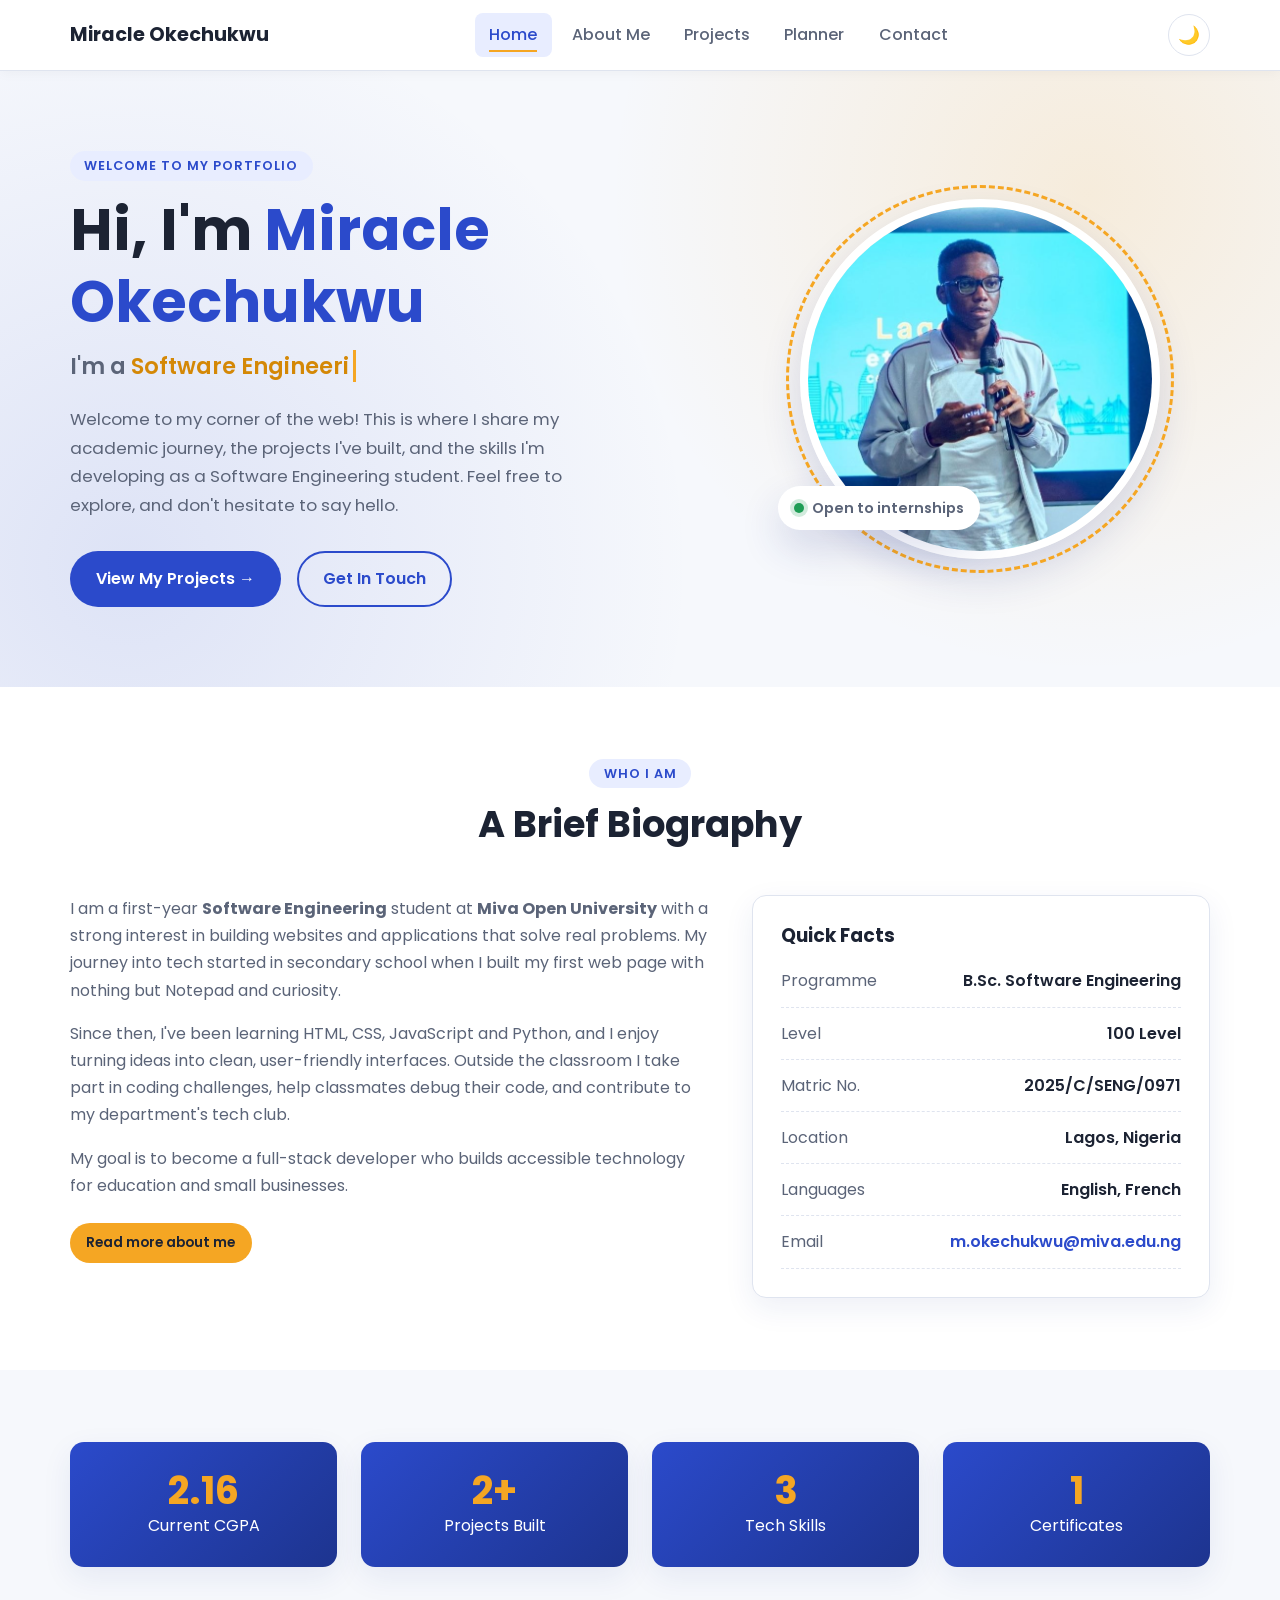
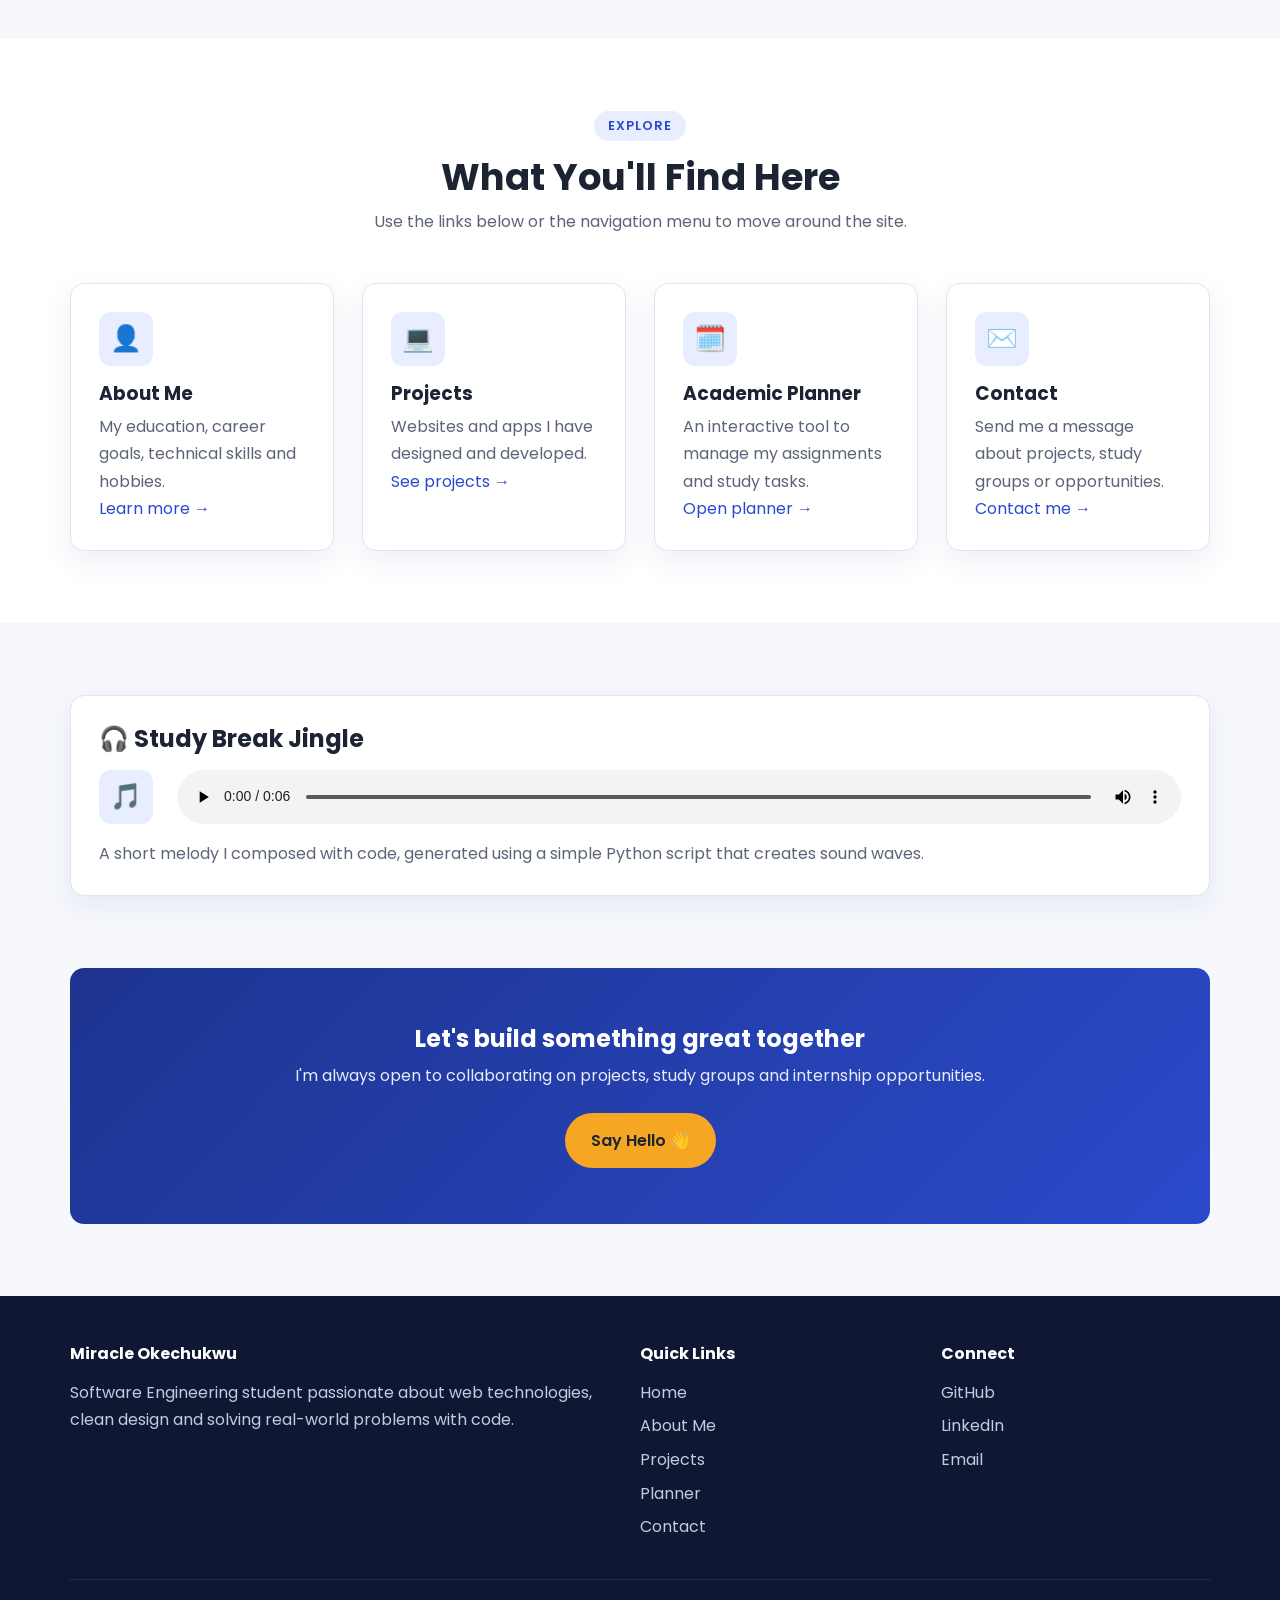
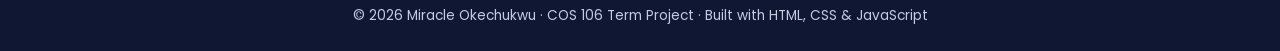
<file: index.html>
<!DOCTYPE html>
<html lang="en">
<head>
  <meta charset="UTF-8">
  <meta name="viewport" content="width=device-width, initial-scale=1.0">
  <meta name="description" content="Personal academic portfolio of Miracle Okechukwu, Software Engineering student.">
  <title>Home | Miracle Okechukwu – Student Portfolio</title>
  <link rel="preconnect" href="https://fonts.googleapis.com">
  <link rel="stylesheet" href="https://fonts.googleapis.com/css2?family=Poppins:wght@400;500;600;700&display=swap">
  <link rel="stylesheet" href="css/style.css">
  <link rel="icon" href="images/profile.jpeg" type="image/jpeg">
</head>
<body>
  <a href="#main" class="skip-link">Skip to main content</a>

  <!-- ===== Header & Navigation ===== -->
  <header class="site-header">
    <nav class="nav-bar container" aria-label="Main navigation">
      <a href="index.html" class="logo">
        <span class="logo-text">Miracle Okechukwu</span>
      </a>
      <ul class="nav-links" id="navLinks">
        <li><a href="index.html">Home</a></li>
        <li><a href="about.html">About Me</a></li>
        <li><a href="projects.html">Projects</a></li>
        <li><a href="planner.html">Planner</a></li>
        <li><a href="contact.html">Contact</a></li>
      </ul>
      <div class="nav-actions">
        <button class="icon-btn" id="themeToggle" type="button" aria-label="Switch to dark mode">🌙</button>
        <button class="menu-toggle" type="button" aria-label="Open menu" aria-controls="navLinks" aria-expanded="false">
          <span></span><span></span><span></span>
        </button>
      </div>
    </nav>
  </header>

  <main id="main">
    <!-- ===== Hero: name, photo, welcome message ===== -->
    <section class="hero" aria-labelledby="hero-title">
      <div class="container hero-inner">
        <div class="hero-text">
          <span class="eyebrow">Welcome to my portfolio</span>
          <h1 id="hero-title">Hi, I'm <span class="highlight">Miracle Okechukwu</span></h1>
          <p class="typed-line">I'm a <span class="typed-text"></span></p>
          <p class="lead">
            Welcome to my corner of the web! This is where I share my academic journey,
            the projects I've built, and the skills I'm developing as a Software Engineering student.
            Feel free to explore, and don't hesitate to say hello.
          </p>
          <div class="hero-buttons">
            <a href="projects.html" class="btn btn-primary">View My Projects →</a>
            <a href="contact.html" class="btn btn-outline">Get In Touch</a>
          </div>
        </div>

        <div class="hero-photo">
          <figure class="photo-frame">
            <img src="images/me2.jpg" alt="Portrait photograph of Miracle Okechukwu" width="360" height="360">
            <figcaption class="photo-badge"><span class="status-dot"></span> Open to internships</figcaption>
          </figure>
        </div>
      </div>
    </section>

    <!-- ===== Brief Biography ===== -->
    <section class="section section-alt" aria-labelledby="bio-title">
      <div class="container">
        <div class="section-title reveal">
          <span class="eyebrow">Who I am</span>
          <h2 id="bio-title">A Brief Biography</h2>
        </div>

        <div class="bio">
          <article class="bio-text reveal">
            <p>
              I am a first-year <strong>Software Engineering</strong> student at <strong>Miva Open University</strong>
              with a strong interest in building websites and applications that solve real problems.
              My journey into tech started in secondary school when I built my first web page with
              nothing but Notepad and curiosity.
            </p>
            <p>
              Since then, I've been learning HTML, CSS, JavaScript and Python, and I enjoy
              turning ideas into clean, user-friendly interfaces. Outside the classroom I take part
              in coding challenges, help classmates debug their code, and contribute to my
              department's tech club.
            </p>
            <p>
              My goal is to become a full-stack developer who builds accessible technology
              for education and small businesses.
            </p>
            <p style="margin-top:1.5rem">
              <a href="about.html" class="btn btn-accent btn-sm">Read more about me</a>
            </p>
          </article>

          <aside class="card reveal" aria-label="Quick facts">
            <h3>Quick Facts</h3>
            <ul class="quick-facts">
              <li><span>Programme</span><span>B.Sc. Software Engineering</span></li>
              <li><span>Level</span><span>100 Level</span></li>
              <li><span>Matric No.</span><span>2025/C/SENG/0971</span></li>
              <li><span>Location</span><span>Lagos, Nigeria</span></li>
              <li><span>Languages</span><span>English, French</span></li>
              <li><span>Email</span><span><a href="mailto:m.okechukwu@miva.edu.ng">m.okechukwu@miva.edu.ng</a></span></li>
            </ul>
          </aside>
        </div>
      </div>
    </section>

    <!-- ===== Stats ===== -->
    <section class="section" aria-label="Academic highlights in numbers">
      <div class="container">
        <div class="stats reveal">
          <div class="stat"><strong data-count="4.67">0</strong> Current CGPA</div>
          <div class="stat"><strong data-count="4" data-suffix="+">0</strong> Projects Built</div>
          <div class="stat"><strong data-count="6">0</strong> Tech Skills</div>
          <div class="stat"><strong data-count="3">0</strong> Certificates</div>
        </div>
      </div>
    </section>

    <!-- ===== What you'll find here ===== -->
    <section class="section section-alt" aria-labelledby="explore-title">
      <div class="container">
        <div class="section-title reveal">
          <span class="eyebrow">Explore</span>
          <h2 id="explore-title">What You'll Find Here</h2>
          <p>Use the links below or the navigation menu to move around the site.</p>
        </div>

        <div class="grid grid-4">
          <article class="card reveal">
            <div class="card-icon">👤</div>
            <h3>About Me</h3>
            <p>My education, career goals, technical skills and hobbies.</p>
            <p><a href="about.html">Learn more →</a></p>
          </article>
          <article class="card reveal">
            <div class="card-icon">💻</div>
            <h3>Projects</h3>
            <p>Websites and apps I have designed and developed.</p>
            <p><a href="projects.html">See projects →</a></p>
          </article>
          <article class="card reveal">
            <div class="card-icon">🗓️</div>
            <h3>Academic Planner</h3>
            <p>An interactive tool to manage my assignments and study tasks.</p>
            <p><a href="planner.html">Open planner →</a></p>
          </article>
          <article class="card reveal">
            <div class="card-icon">✉️</div>
            <h3>Contact</h3>
            <p>Send me a message about projects, study groups or opportunities.</p>
            <p><a href="contact.html">Contact me →</a></p>
          </article>
        </div>
      </div>
    </section>

    <!-- ===== Audio (multimedia) ===== -->
    <section class="section" aria-labelledby="audio-title">
      <div class="container">
        <div class="card reveal">
          <h2 id="audio-title" style="margin-bottom:1rem">🎧 Study Break Jingle</h2>
          <div class="media-box">
            <div class="card-icon">🎵</div>
            <audio controls preload="metadata">
              <source src="media/welcome.wav" type="audio/wav">
              Your browser does not support the audio element.
            </audio>
          </div>
          <p style="margin-top:1rem;color:var(--text-muted)">
            A short melody I composed with code, generated using a simple Python script that creates sound waves.
          </p>
        </div>
      </div>
    </section>

    <!-- ===== Call to action ===== -->
    <section class="section" style="padding-top:0">
      <div class="container">
        <div class="cta reveal">
          <h2>Let's build something great together</h2>
          <p>I'm always open to collaborating on projects, study groups and internship opportunities.</p>
          <a href="contact.html" class="btn btn-accent">Say Hello 👋</a>
        </div>
      </div>
    </section>
  </main>

  <!-- ===== Footer ===== -->
  <footer class="site-footer">
    <div class="container">
      <div class="footer-grid">
        <div>
          <h4>Miracle Okechukwu</h4>
          <p>Software Engineering student passionate about web technologies, clean design and solving real-world problems with code.</p>
        </div>
        <nav aria-label="Footer navigation">
          <h4>Quick Links</h4>
          <ul>
            <li><a href="index.html">Home</a></li>
            <li><a href="about.html">About Me</a></li>
            <li><a href="projects.html">Projects</a></li>
            <li><a href="planner.html">Planner</a></li>
            <li><a href="contact.html">Contact</a></li>
          </ul>
        </nav>
        <div>
          <h4>Connect</h4>
          <ul>
            <li><a href="https://github.com/OkechukwuMiracle" target="_blank" rel="noopener">GitHub</a></li>
            <li><a href="https://www.linkedin.com/miracle-okechukwu-49178a316" target="_blank" rel="noopener">LinkedIn</a></li>
            <li><a href="mailto:m.okechukwu7087@miva.edu.ng">Email</a></li>
          </ul>
        </div>
      </div>
      <p class="footer-bottom">&copy; <span id="year">2026</span> Miracle Okechukwu · COS 106 Term Project · Built with HTML, CSS &amp; JavaScript</p>
    </div>
  </footer>

  <button class="back-to-top" type="button" aria-label="Back to top">↑</button>

  <script src="js/main.js"></script>
</body>
</html>
</file>
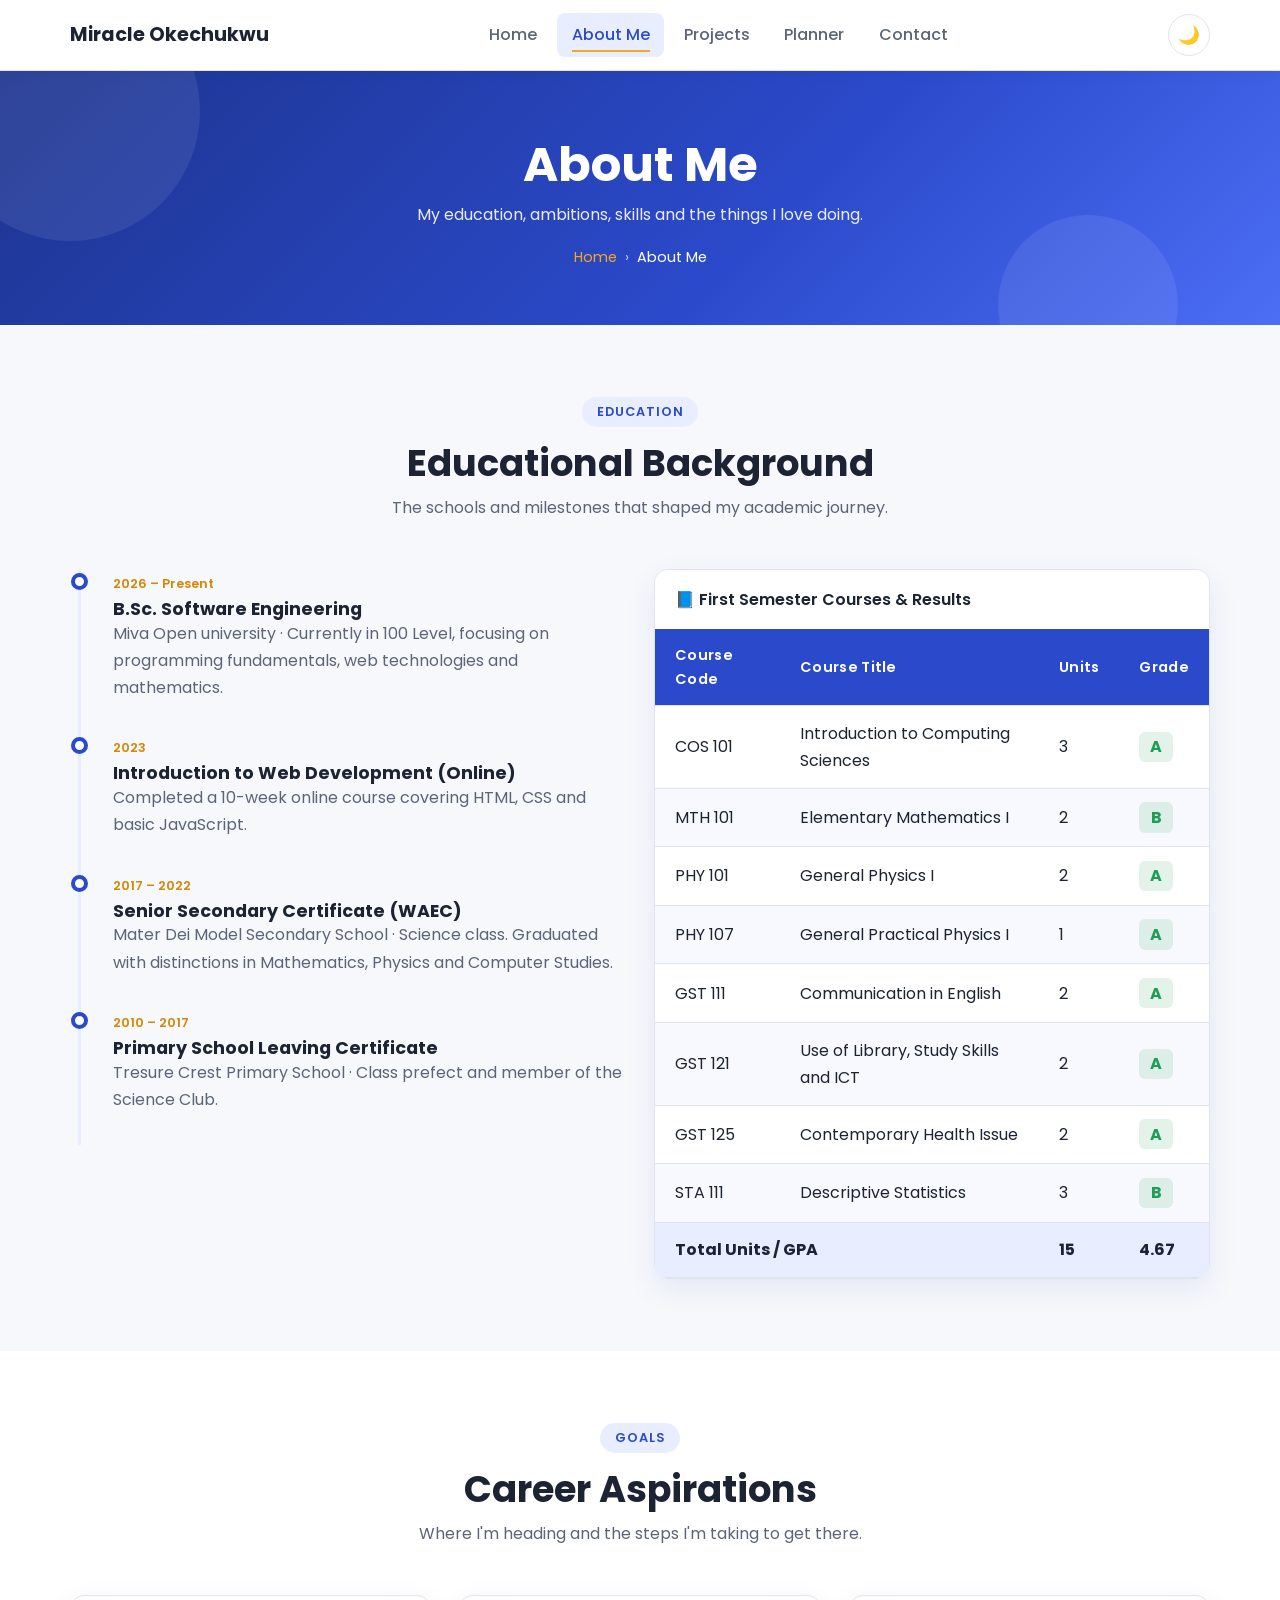
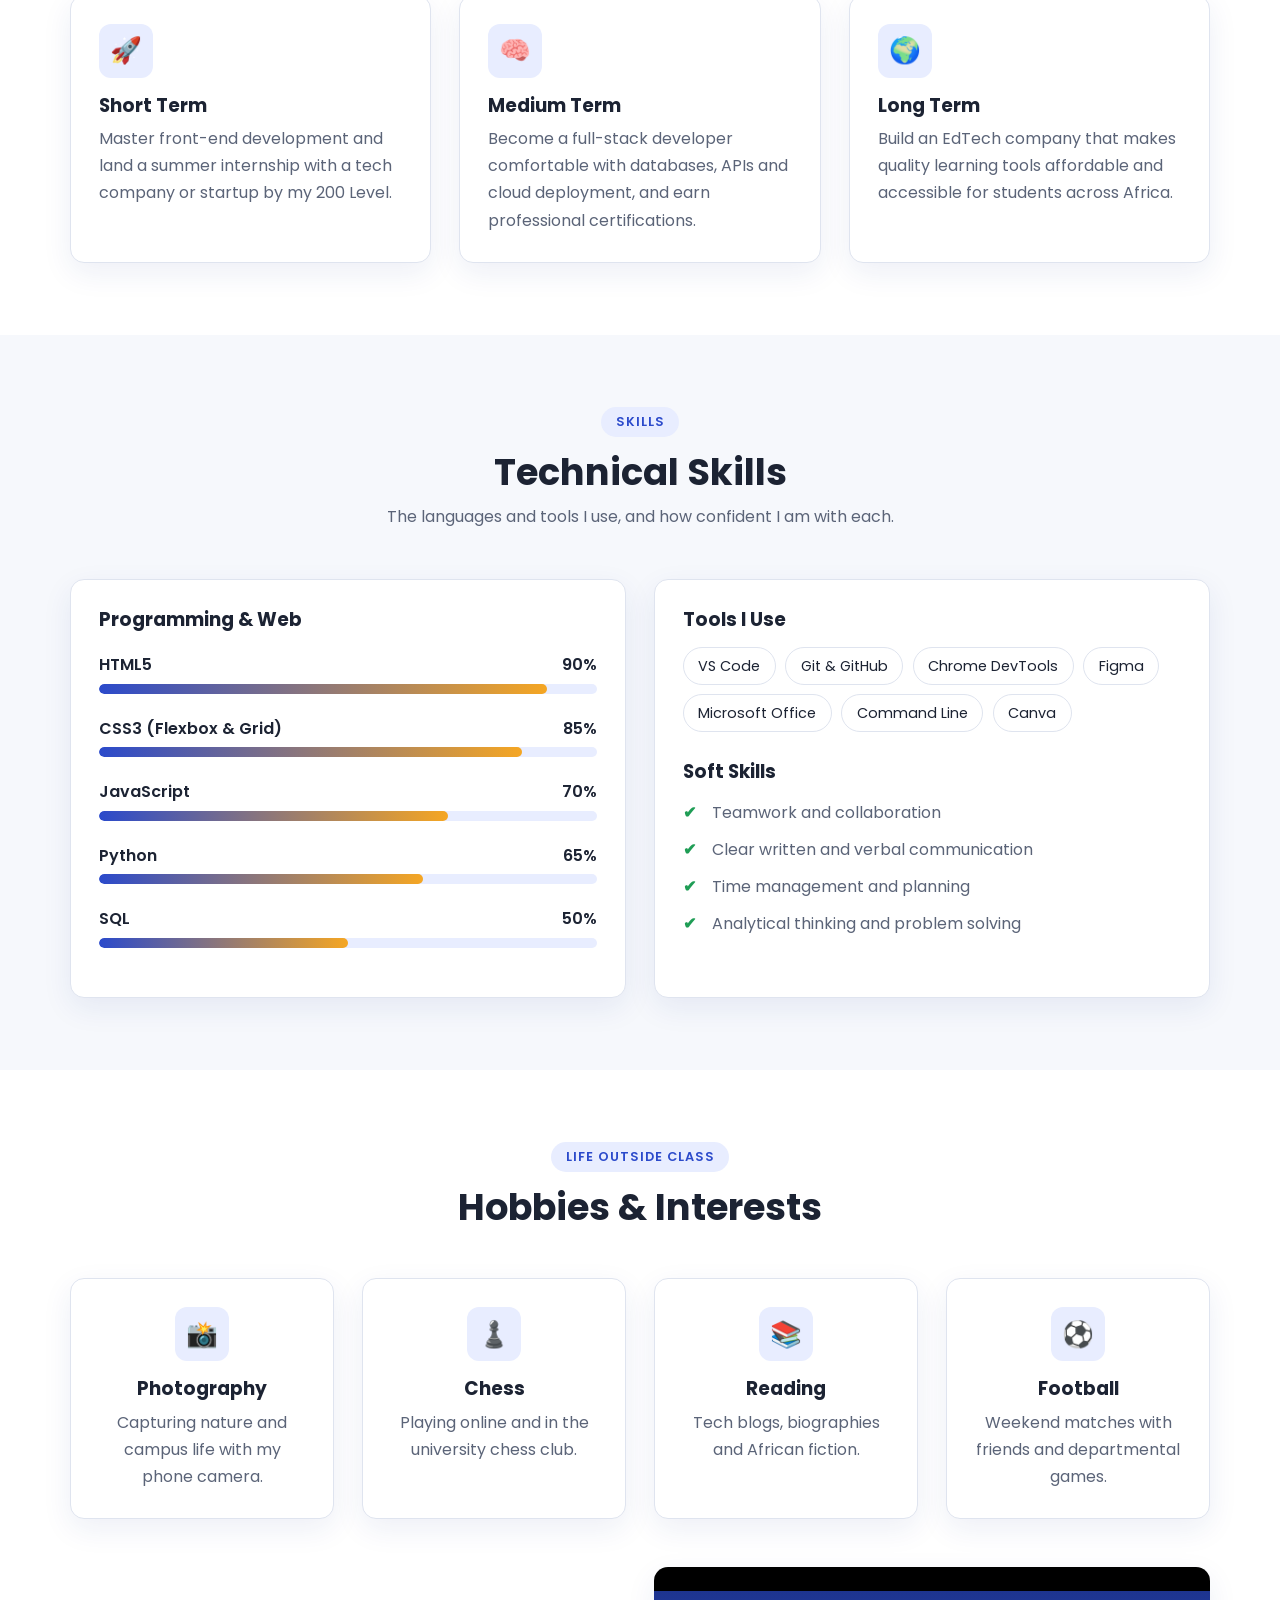
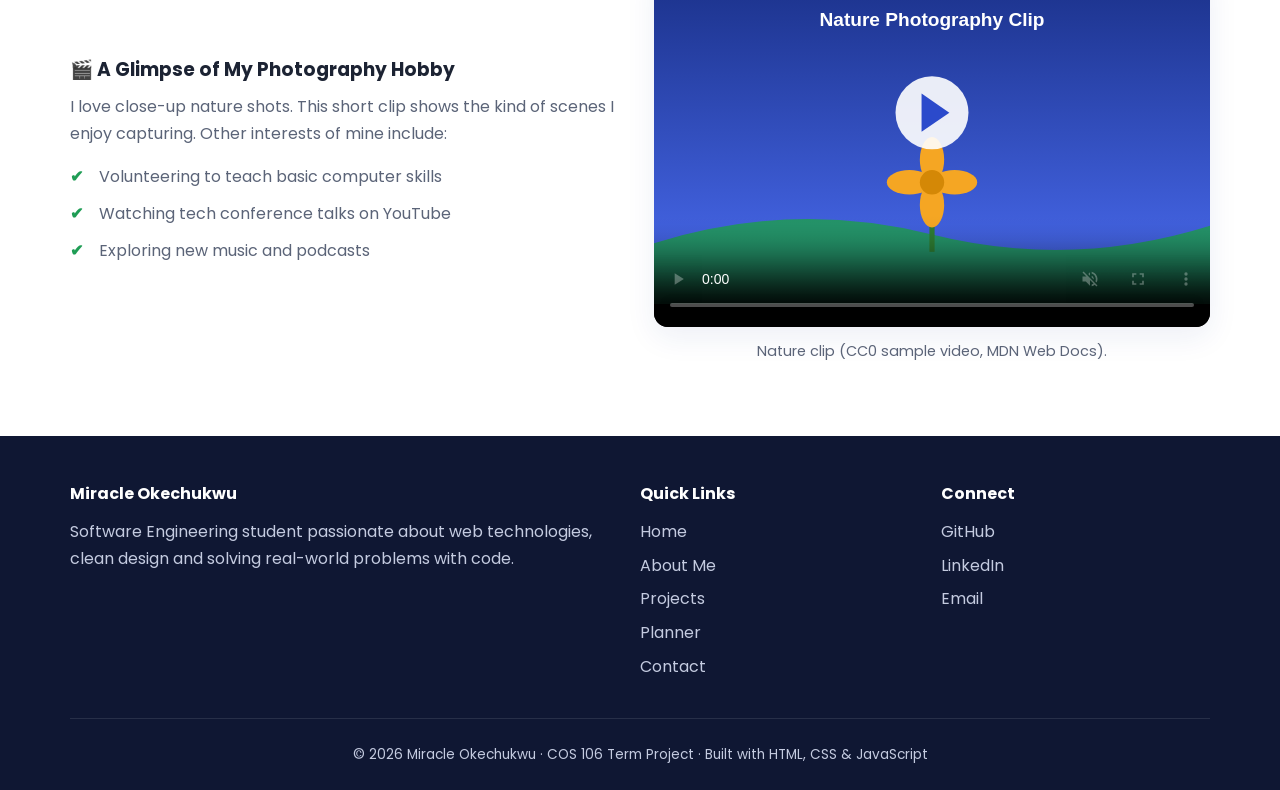
<file: about.html>
<!DOCTYPE html>
<html lang="en">
<head>
  <meta charset="UTF-8">
  <meta name="viewport" content="width=device-width, initial-scale=1.0">
  <meta name="description" content="Education, career aspirations, technical skills and hobbies of Miracle Okechukwu.">
  <title>About Me | Miracle Okechukwu – Student Portfolio</title>
  <link rel="preconnect" href="https://fonts.googleapis.com">
  <link rel="stylesheet" href="https://fonts.googleapis.com/css2?family=Poppins:wght@400;500;600;700&display=swap">
  <link rel="stylesheet" href="css/style.css">
  <link rel="icon" href="images/profile.jpeg" type="image/jpeg">
</head>
<body>
  <a href="#main" class="skip-link">Skip to main content</a>

  <header class="site-header">
    <nav class="nav-bar container" aria-label="Main navigation">
      <a href="index.html" class="logo">
        <span class="logo-text">Miracle Okechukwu</span>
      </a>
      <ul class="nav-links" id="navLinks">
        <li><a href="index.html">Home</a></li>
        <li><a href="about.html">About Me</a></li>
        <li><a href="projects.html">Projects</a></li>
        <li><a href="planner.html">Planner</a></li>
        <li><a href="contact.html">Contact</a></li>
      </ul>
      <div class="nav-actions">
        <button class="icon-btn" id="themeToggle" type="button" aria-label="Switch to dark mode">🌙</button>
        <button class="menu-toggle" type="button" aria-label="Open menu" aria-controls="navLinks" aria-expanded="false">
          <span></span><span></span><span></span>
        </button>
      </div>
    </nav>
  </header>

  <main id="main">
    <section class="page-banner">
      <div class="container">
        <h1>About Me</h1>
        <p>My education, ambitions, skills and the things I love doing.</p>
        <ol class="breadcrumb">
          <li><a href="index.html">Home</a></li>
          <li aria-current="page">About Me</li>
        </ol>
      </div>
    </section>

    <!-- ===== Educational Background ===== -->
    <section class="section" aria-labelledby="edu-title">
      <div class="container">
        <div class="section-title reveal">
          <span class="eyebrow">Education</span>
          <h2 id="edu-title">Educational Background</h2>
          <p>The schools and milestones that shaped my academic journey.</p>
        </div>

        <div class="grid grid-2">
          <div class="reveal">
            <ol class="timeline">
              <li>
                <time datetime="2026">2026 – Present</time>
                <h3>B.Sc. Software Engineering</h3>
                <p>Miva Open university · Currently in 100 Level, focusing on programming fundamentals, web technologies and mathematics.</p>
              </li>
              <li>
                <time datetime="2025">2023</time>
                <h3>Introduction to Web Development (Online)</h3>
                <p>Completed a 10-week online course covering HTML, CSS and basic JavaScript.</p>
              </li>
              <li>
                <time datetime="2020">2017 – 2022</time>
                <h3>Senior Secondary Certificate (WAEC)</h3>
                <p>Mater Dei Model Secondary School · Science class. Graduated with distinctions in Mathematics, Physics and Computer Studies.</p>
              </li>
              <li>
                <time datetime="2014">2010 – 2017</time>
                <h3>Primary School Leaving Certificate</h3>
                <p>Tresure Crest Primary School · Class prefect and member of the Science Club.</p>
              </li>
            </ol>
          </div>

          <div class="reveal">
            <div class="table-wrap">
              <table>
                <caption>📘 First Semester Courses &amp; Results</caption>
                <thead>
                  <tr>
                    <th scope="col">Course Code</th>
                    <th scope="col">Course Title</th>
                    <th scope="col">Units</th>
                    <th scope="col">Grade</th>
                  </tr>
                </thead>
                <tbody>
                  <tr><td>COS 101</td><td>Introduction to Computing Sciences</td><td>3</td><td><span class="grade">A</span></td></tr>
                  <tr><td>MTH 101</td><td>Elementary Mathematics I</td><td>2</td><td><span class="grade">B</span></td></tr>
                  <tr><td>PHY 101</td><td>General Physics I</td><td>2</td><td><span class="grade">A</span></td></tr>
                  <tr><td>PHY 107</td><td>General Practical Physics I</td><td>1</td><td><span class="grade">A</span></td></tr>
                  <tr><td>GST 111</td><td>Communication in English</td><td>2</td><td><span class="grade">A</span></td></tr>
                  <tr><td>GST 121</td><td>Use of Library, Study Skills and ICT</td><td>2</td><td><span class="grade">A</span></td></tr>
                  <tr><td>GST 125</td><td>Contemporary Health Issue</td><td>2</td><td><span class="grade">A</span></td></tr>
                  <tr><td>STA 111</td><td>Descriptive Statistics</td><td>3</td><td><span class="grade">B</span></td></tr>
                </tbody>
                <tfoot>
                  <tr><td colspan="2">Total Units / GPA</td><td>15</td><td>4.67</td></tr>
                </tfoot>
              </table>
            </div>
          </div>
        </div>
      </div>
    </section>

    <!-- ===== Career Aspirations ===== -->
    <section class="section section-alt" aria-labelledby="career-title">
      <div class="container">
        <div class="section-title reveal">
          <span class="eyebrow">Goals</span>
          <h2 id="career-title">Career Aspirations</h2>
          <p>Where I'm heading and the steps I'm taking to get there.</p>
        </div>

        <div class="grid grid-3">
          <article class="card reveal">
            <div class="card-icon">🚀</div>
            <h3>Short Term</h3>
            <p>Master front-end development and land a summer internship with a tech company or startup by my 200 Level.</p>
          </article>
          <article class="card reveal">
            <div class="card-icon">🧠</div>
            <h3>Medium Term</h3>
            <p>Become a full-stack developer comfortable with databases, APIs and cloud deployment, and earn professional certifications.</p>
          </article>
          <article class="card reveal">
            <div class="card-icon">🌍</div>
            <h3>Long Term</h3>
            <p>Build an EdTech company that makes quality learning tools affordable and accessible for students across Africa.</p>
          </article>
        </div>
      </div>
    </section>

    <!-- ===== Technical Skills ===== -->
    <section class="section" aria-labelledby="skills-title">
      <div class="container">
        <div class="section-title reveal">
          <span class="eyebrow">Skills</span>
          <h2 id="skills-title">Technical Skills</h2>
          <p>The languages and tools I use, and how confident I am with each.</p>
        </div>

        <div class="grid grid-2">
          <div class="card reveal">
            <h3 style="margin-bottom:1.25rem">Programming &amp; Web</h3>
            <div class="skill">
              <div class="skill-head"><span>HTML5</span><span>90%</span></div>
              <div class="skill-bar"><div class="skill-fill" data-level="90"></div></div>
            </div>
            <div class="skill">
              <div class="skill-head"><span>CSS3 (Flexbox &amp; Grid)</span><span>85%</span></div>
              <div class="skill-bar"><div class="skill-fill" data-level="85"></div></div>
            </div>
            <div class="skill">
              <div class="skill-head"><span>JavaScript</span><span>70%</span></div>
              <div class="skill-bar"><div class="skill-fill" data-level="70"></div></div>
            </div>
            <div class="skill">
              <div class="skill-head"><span>Python</span><span>65%</span></div>
              <div class="skill-bar"><div class="skill-fill" data-level="65"></div></div>
            </div>
            <div class="skill">
              <div class="skill-head"><span>SQL</span><span>50%</span></div>
              <div class="skill-bar"><div class="skill-fill" data-level="50"></div></div>
            </div>
          </div>

          <div class="card reveal">
            <h3 style="margin-bottom:1rem">Tools I Use</h3>
            <ul class="tag-list">
              <li>VS Code</li>
              <li>Git &amp; GitHub</li>
              <li>Chrome DevTools</li>
              <li>Figma</li>
              <li>Microsoft Office</li>
              <li>Command Line</li>
              <li>Canva</li>
            </ul>

            <h3 style="margin:1.75rem 0 1rem">Soft Skills</h3>
            <ul class="check-list">
              <li>Teamwork and collaboration</li>
              <li>Clear written and verbal communication</li>
              <li>Time management and planning</li>
              <li>Analytical thinking and problem solving</li>
            </ul>
          </div>
        </div>
      </div>
    </section>

    <!-- ===== Hobbies & Interests ===== -->
    <section class="section section-alt" aria-labelledby="hobby-title">
      <div class="container">
        <div class="section-title reveal">
          <span class="eyebrow">Life outside class</span>
          <h2 id="hobby-title">Hobbies &amp; Interests</h2>
        </div>

        <div class="grid grid-4">
          <article class="card hobby reveal">
            <div class="card-icon">📸</div>
            <h3>Photography</h3>
            <p>Capturing nature and campus life with my phone camera.</p>
          </article>
          <article class="card hobby reveal">
            <div class="card-icon">♟️</div>
            <h3>Chess</h3>
            <p>Playing online and in the university chess club.</p>
          </article>
          <article class="card hobby reveal">
            <div class="card-icon">📚</div>
            <h3>Reading</h3>
            <p>Tech blogs, biographies and African fiction.</p>
          </article>
          <article class="card hobby reveal">
            <div class="card-icon">⚽</div>
            <h3>Football</h3>
            <p>Weekend matches with friends and departmental games.</p>
          </article>
        </div>

        <!-- Video (multimedia) -->
        <div class="grid grid-2" style="margin-top:3rem;align-items:center">
          <div class="reveal">
            <h3 style="margin-bottom:0.75rem">🎬 A Glimpse of My Photography Hobby</h3>
            <p style="color:var(--text-muted)">
              I love close-up nature shots. This short clip shows the kind of scenes I enjoy capturing.
              Other interests of mine include:
            </p>
            <ul class="check-list" style="margin-top:1rem">
              <li>Volunteering to teach basic computer skills</li>
              <li>Watching tech conference talks on YouTube</li>
              <li>Exploring new music and podcasts</li>
            </ul>
          </div>
          <figure class="reveal">
            <div class="video-wrapper">
              <video controls muted playsinline preload="metadata" poster="images/video-poster.svg" width="640" height="360">
                <source src="https://interactive-examples.mdn.mozilla.net/media/cc0-videos/flower.mp4" type="video/mp4">
                <source src="https://interactive-examples.mdn.mozilla.net/media/cc0-videos/flower.webm" type="video/webm">
                Your browser does not support the video element.
              </video>
            </div>
            <figcaption>Nature clip (CC0 sample video, MDN Web Docs).</figcaption>
          </figure>
        </div>
      </div>
    </section>
  </main>

  <footer class="site-footer">
    <div class="container">
      <div class="footer-grid">
        <div>
          <h4>Miracle Okechukwu</h4>
          <p>Software Engineering student passionate about web technologies, clean design and solving real-world problems with code.</p>
        </div>
        <nav aria-label="Footer navigation">
          <h4>Quick Links</h4>
          <ul>
            <li><a href="index.html">Home</a></li>
            <li><a href="about.html">About Me</a></li>
            <li><a href="projects.html">Projects</a></li>
            <li><a href="planner.html">Planner</a></li>
            <li><a href="contact.html">Contact</a></li>
          </ul>
        </nav>
        <div>
          <h4>Connect</h4>
          <ul>
            <li><a href="https://github.com/OkchukwuMiracle" target="_blank" rel="noopener">GitHub</a></li>
            <li><a href="https://www.linkedin.com/in/miracle-okechukwu-49178a316" target="_blank" rel="noopener">LinkedIn</a></li>
            <li><a href="mailto:m.okechukwu@miva.edu.ng">Email</a></li>
          </ul>
        </div>
      </div>
      <p class="footer-bottom">&copy; <span id="year">2026</span> Miracle Okechukwu · COS 106 Term Project · Built with HTML, CSS &amp; JavaScript</p>
    </div>
  </footer>

  <button class="back-to-top" type="button" aria-label="Back to top">↑</button>

  <script src="js/main.js"></script>
</body>
</html>
</file>
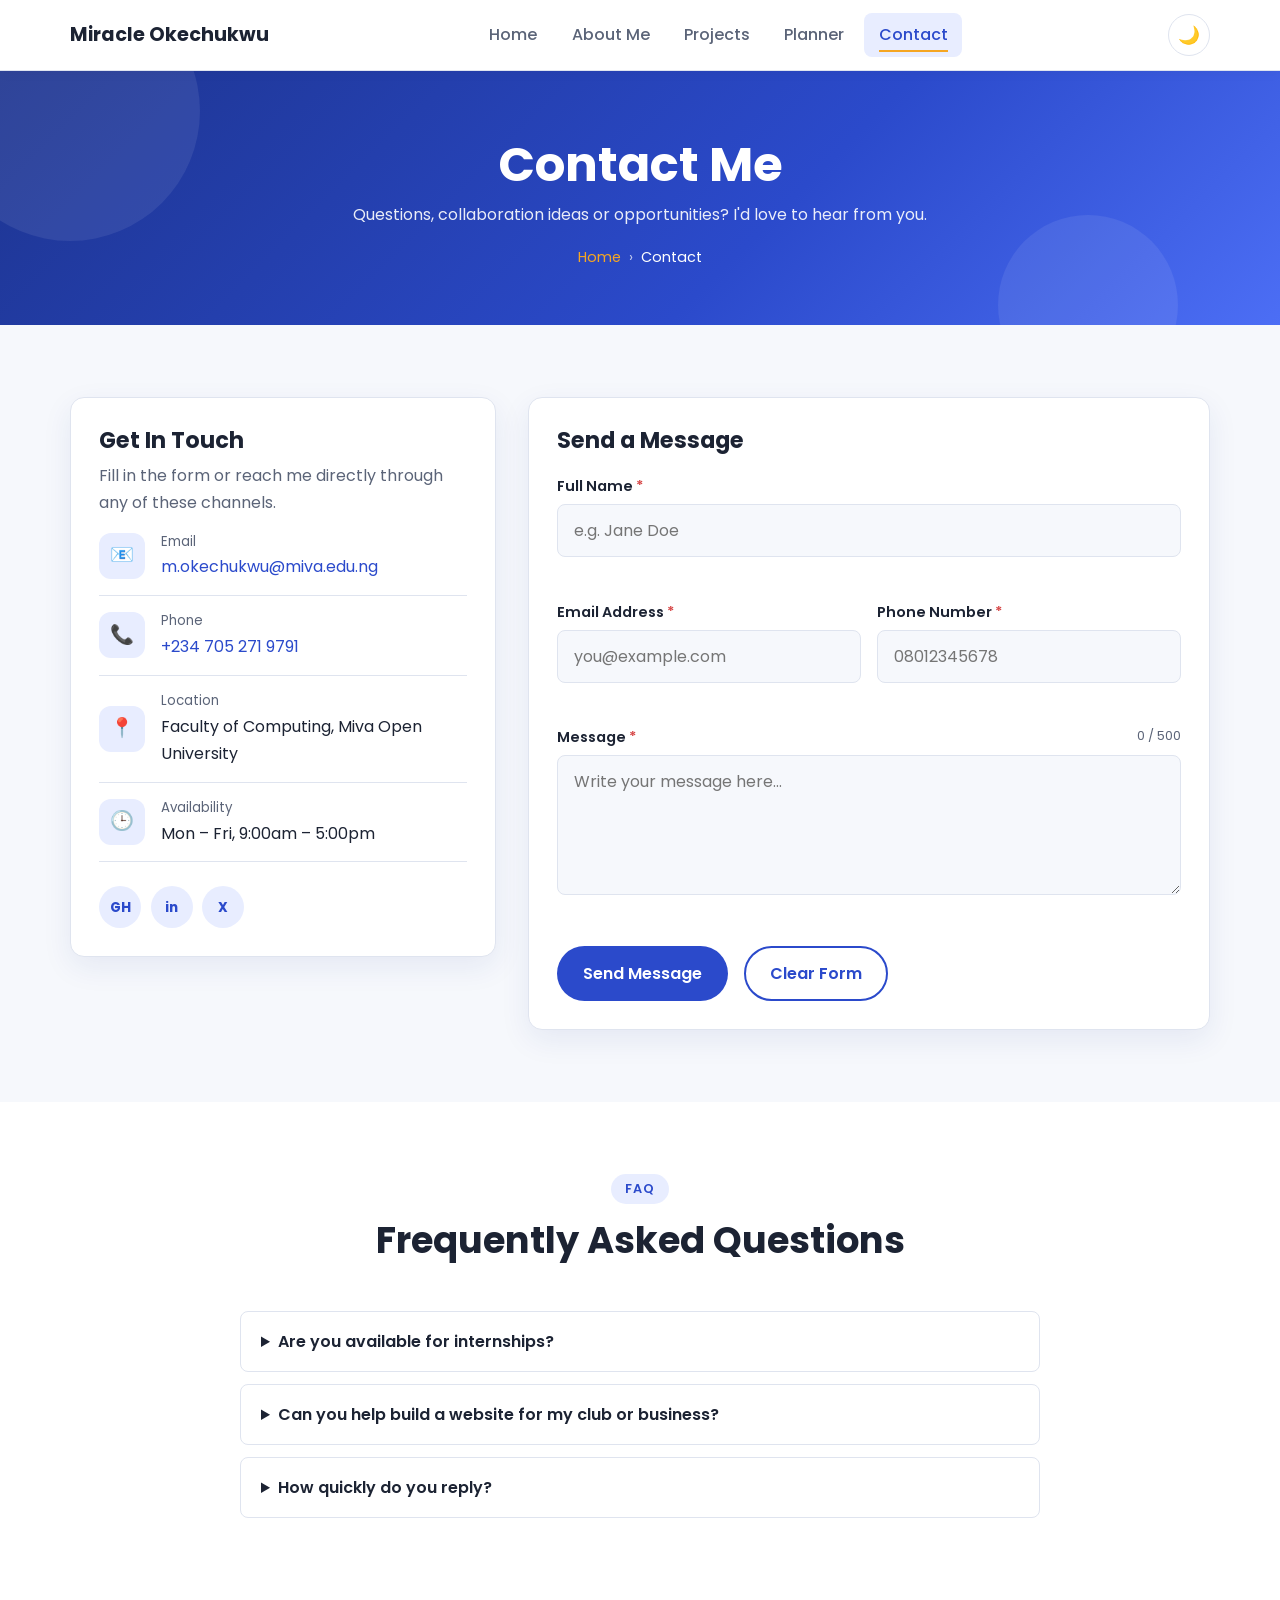
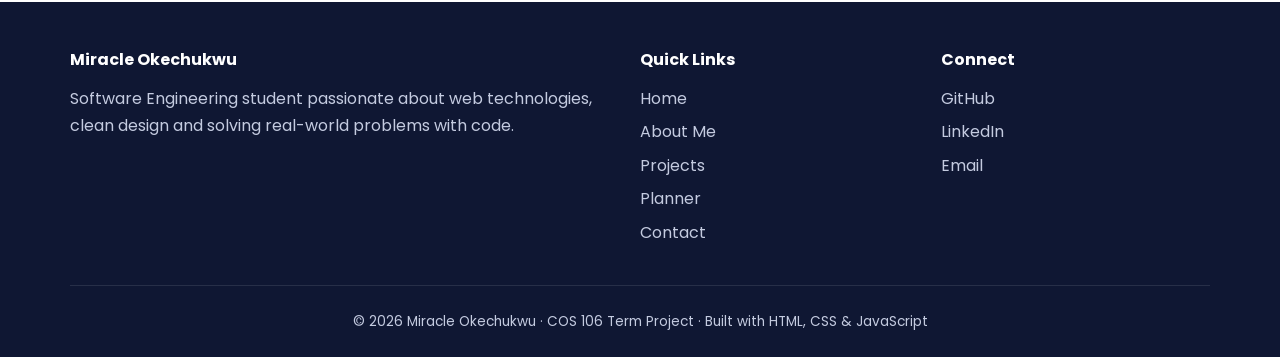
<file: contact.html>
<!DOCTYPE html>
<html lang="en">
<head>
  <meta charset="UTF-8">
  <meta name="viewport" content="width=device-width, initial-scale=1.0">
  <meta name="description" content="Get in touch with Miracle Okechukwu.">
  <title>Contact | Miracle Okechukwu – Student Portfolio</title>
  <link rel="preconnect" href="https://fonts.googleapis.com">
  <link rel="stylesheet" href="https://fonts.googleapis.com/css2?family=Poppins:wght@400;500;600;700&display=swap">
  <link rel="stylesheet" href="css/style.css">
  <link rel="icon" href="images/profile.jpeg" type="image/jpeg">
</head>
<body>
  <a href="#main" class="skip-link">Skip to main content</a>

  <header class="site-header">
    <nav class="nav-bar container" aria-label="Main navigation">
      <a href="index.html" class="logo">
        <span class="logo-text">Miracle Okechukwu</span>
      </a>
      <ul class="nav-links" id="navLinks">
        <li><a href="index.html">Home</a></li>
        <li><a href="about.html">About Me</a></li>
        <li><a href="projects.html">Projects</a></li>
        <li><a href="planner.html">Planner</a></li>
        <li><a href="contact.html">Contact</a></li>
      </ul>
      <div class="nav-actions">
        <button class="icon-btn" id="themeToggle" type="button" aria-label="Switch to dark mode">🌙</button>
        <button class="menu-toggle" type="button" aria-label="Open menu" aria-controls="navLinks" aria-expanded="false">
          <span></span><span></span><span></span>
        </button>
      </div>
    </nav>
  </header>

  <main id="main">
    <section class="page-banner">
      <div class="container">
        <h1>Contact Me</h1>
        <p>Questions, collaboration ideas or opportunities? I'd love to hear from you.</p>
        <ol class="breadcrumb">
          <li><a href="index.html">Home</a></li>
          <li aria-current="page">Contact</li>
        </ol>
      </div>
    </section>

    <section class="section" aria-label="Contact details and form">
      <div class="container contact-layout">

        <!-- ===== Contact information ===== -->
        <aside class="card">
          <h2 style="font-size:1.4rem;margin-bottom:0.5rem">Get In Touch</h2>
          <p style="color:var(--text-muted)">Fill in the form or reach me directly through any of these channels.</p>

          <ul class="contact-info">
            <li>
              <div class="card-icon">📧</div>
              <div><small>Email</small><a href="mailto:m.okechukwu@miva.edu.ng">m.okechukwu@miva.edu.ng</a></div>
            </li>
            <li>
              <div class="card-icon">📞</div>
              <div><small>Phone</small><a href="tel:+2347052719791">+234 705 271 9791</a></div>
            </li>
            <li>
              <div class="card-icon">📍</div>
              <div><small>Location</small><address style="font-style:normal">Faculty of Computing, Miva Open University</address></div>
            </li>
            <li>
              <div class="card-icon">🕒</div>
              <div><small>Availability</small>Mon – Fri, 9:00am – 5:00pm</div>
            </li>
          </ul>

          <ul class="social-links" aria-label="Social media">
            <li><a href="https://github.com/OkechukwuMiracle" target="_blank" rel="noopener" aria-label="GitHub">GH</a></li>
            <li><a href="https://www.linkedin.com/in/miracle-okechukwu-49178a316" target="_blank" rel="noopener" aria-label="LinkedIn">in</a></li>
            <li><a href="https://x.com/miracledamian15" target="_blank" rel="noopener" aria-label="X (Twitter)">X</a></li>
          </ul>
        </aside>

        <!-- ===== Contact form ===== -->
        <div class="card">
          <h2 style="font-size:1.4rem;margin-bottom:1.25rem">Send a Message</h2>

          <div class="form-alert" id="formAlert" role="alert"></div>

          <form id="contactForm" novalidate>
            <fieldset style="border:none">
              <legend class="visually-hidden">Contact form</legend>

              <div class="form-group">
                <label for="name">Full Name <span class="required">*</span></label>
                <input type="text" id="name" name="name" placeholder="e.g. Jane Doe" autocomplete="name">
                <span class="error-msg" aria-live="polite"></span>
              </div>

              <div class="form-row">
                <div class="form-group">
                  <label for="email">Email Address <span class="required">*</span></label>
                  <input type="email" id="email" name="email" placeholder="you@example.com" autocomplete="email">
                  <span class="error-msg" aria-live="polite"></span>
                </div>

                <div class="form-group">
                  <label for="phone">Phone Number <span class="required">*</span></label>
                  <input type="tel" id="phone" name="phone" placeholder="08012345678" inputmode="numeric" autocomplete="tel">
                  <span class="error-msg" aria-live="polite"></span>
                </div>
              </div>

              <div class="form-group">
                <label for="message">Message <span class="required">*</span> <span class="char-count" id="charCount">0 / 500</span></label>
                <textarea id="message" name="message" maxlength="500" placeholder="Write your message here..."></textarea>
                <span class="error-msg" aria-live="polite"></span>
              </div>

              <div class="hero-buttons">
                <button type="submit" class="btn btn-primary">Send Message</button>
                <button type="reset" class="btn btn-outline">Clear Form</button>
              </div>
            </fieldset>
          </form>
        </div>
      </div>
    </section>

    <!-- ===== FAQ ===== -->
    <section class="section section-alt" aria-labelledby="faq-title">
      <div class="container" style="max-width:800px">
        <div class="section-title reveal">
          <span class="eyebrow">FAQ</span>
          <h2 id="faq-title">Frequently Asked Questions</h2>
        </div>
        <div class="faq reveal">
          <details>
            <summary>Are you available for internships?</summary>
            <p>Yes! I'm looking for front-end or web development internships during the long vacation.</p>
          </details>
          <details>
            <summary>Can you help build a website for my club or business?</summary>
            <p>Absolutely. I enjoy volunteer and freelance projects — send me a message with the details.</p>
          </details>
          <details>
            <summary>How quickly do you reply?</summary>
            <p>I usually reply within 24–48 hours on weekdays.</p>
          </details>
        </div>
      </div>
    </section>
  </main>

  <footer class="site-footer">
    <div class="container">
      <div class="footer-grid">
        <div>
          <h4>Miracle Okechukwu</h4>
          <p>Software Engineering student passionate about web technologies, clean design and solving real-world problems with code.</p>
        </div>
        <nav aria-label="Footer navigation">
          <h4>Quick Links</h4>
          <ul>
            <li><a href="index.html">Home</a></li>
            <li><a href="about.html">About Me</a></li>
            <li><a href="projects.html">Projects</a></li>
            <li><a href="planner.html">Planner</a></li>
            <li><a href="contact.html">Contact</a></li>
          </ul>
        </nav>
        <div>
          <h4>Connect</h4>
          <ul>
            <li><a href="https://github.com/OkechukwuMiracle" target="_blank" rel="noopener">GitHub</a></li>
            <li><a href="https://www.linkedin.com/in/miracle-okechukwu-49178a316" target="_blank" rel="noopener">LinkedIn</a></li>
            <li><a href="mailto:m.okechukwu@miva.edu.ng">Email</a></li>
          </ul>
        </div>
      </div>
      <p class="footer-bottom">&copy; <span id="year">2026</span> Miracle Okechukwu · COS 106 Term Project · Built with HTML, CSS &amp; JavaScript</p>
    </div>
  </footer>

  <button class="back-to-top" type="button" aria-label="Back to top">↑</button>

  <script src="js/main.js"></script>
  <script src="js/contact.js"></script>
</body>
</html>
</file>
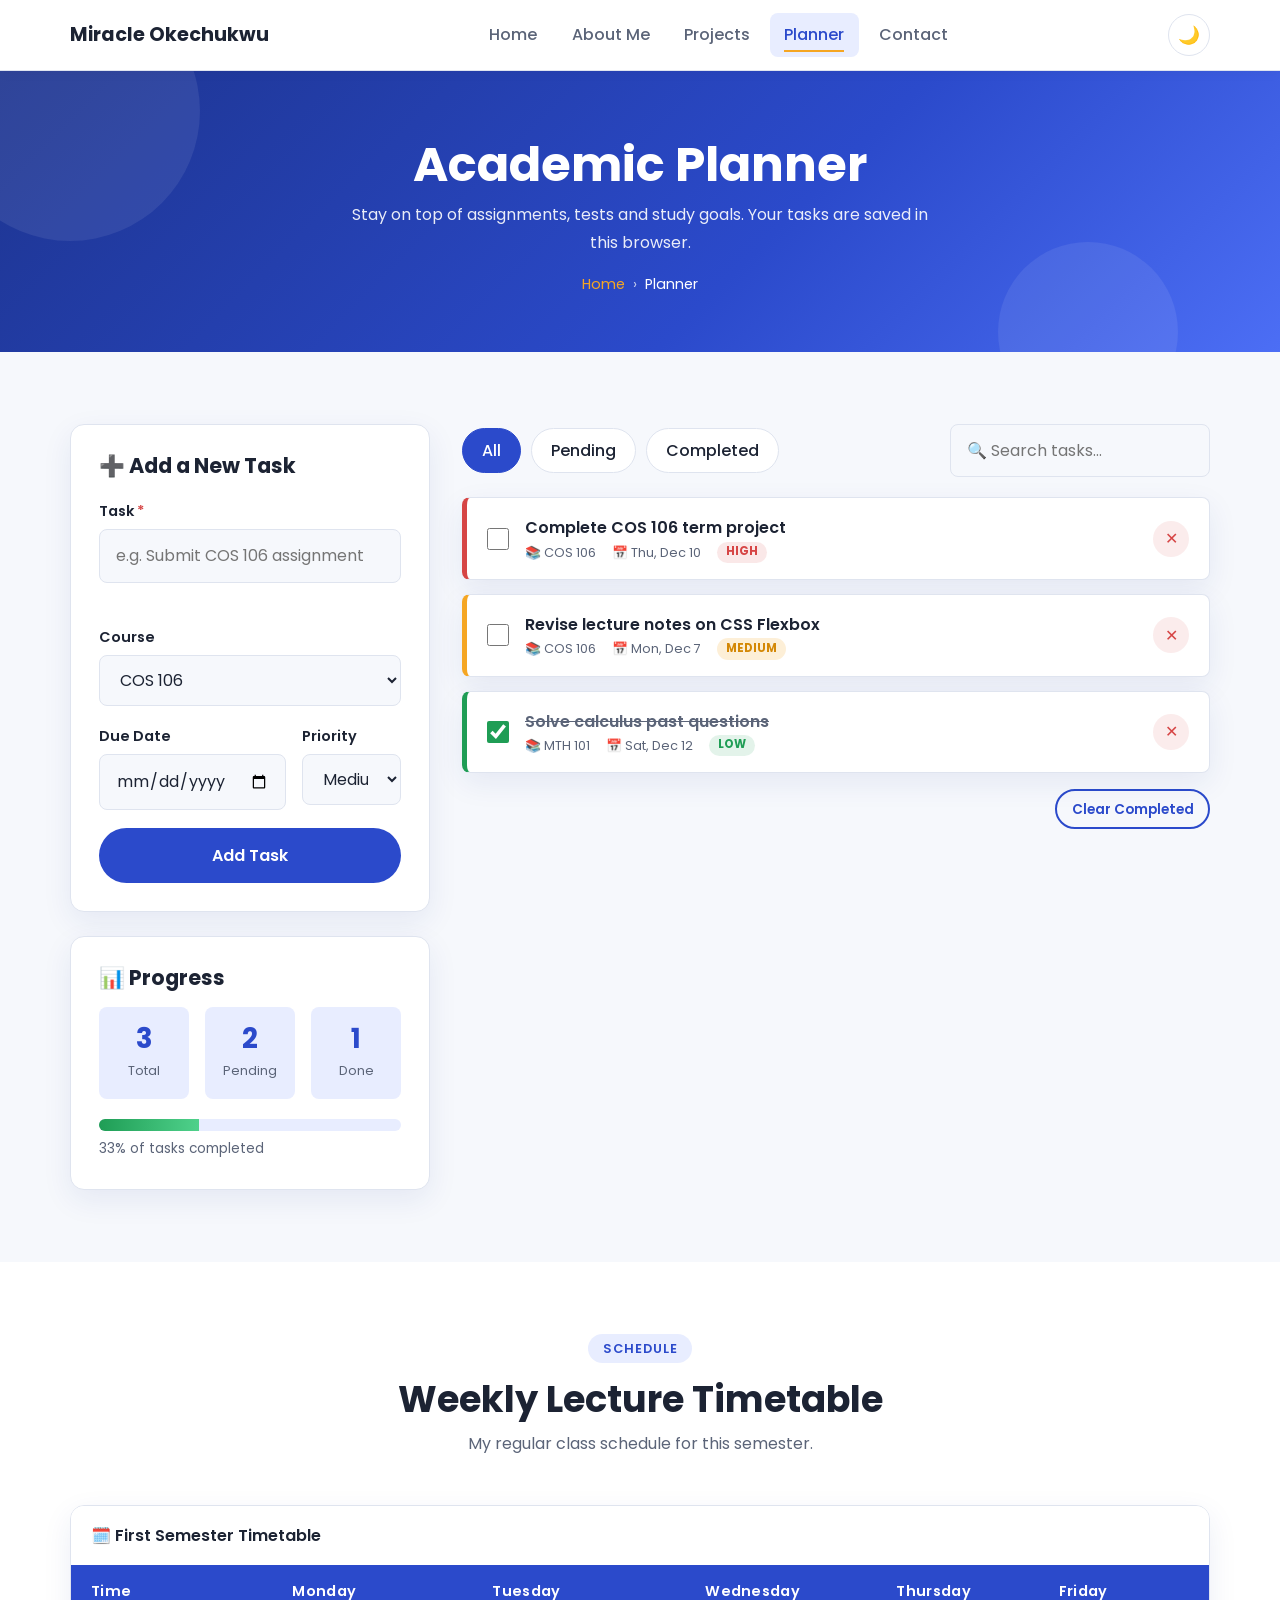
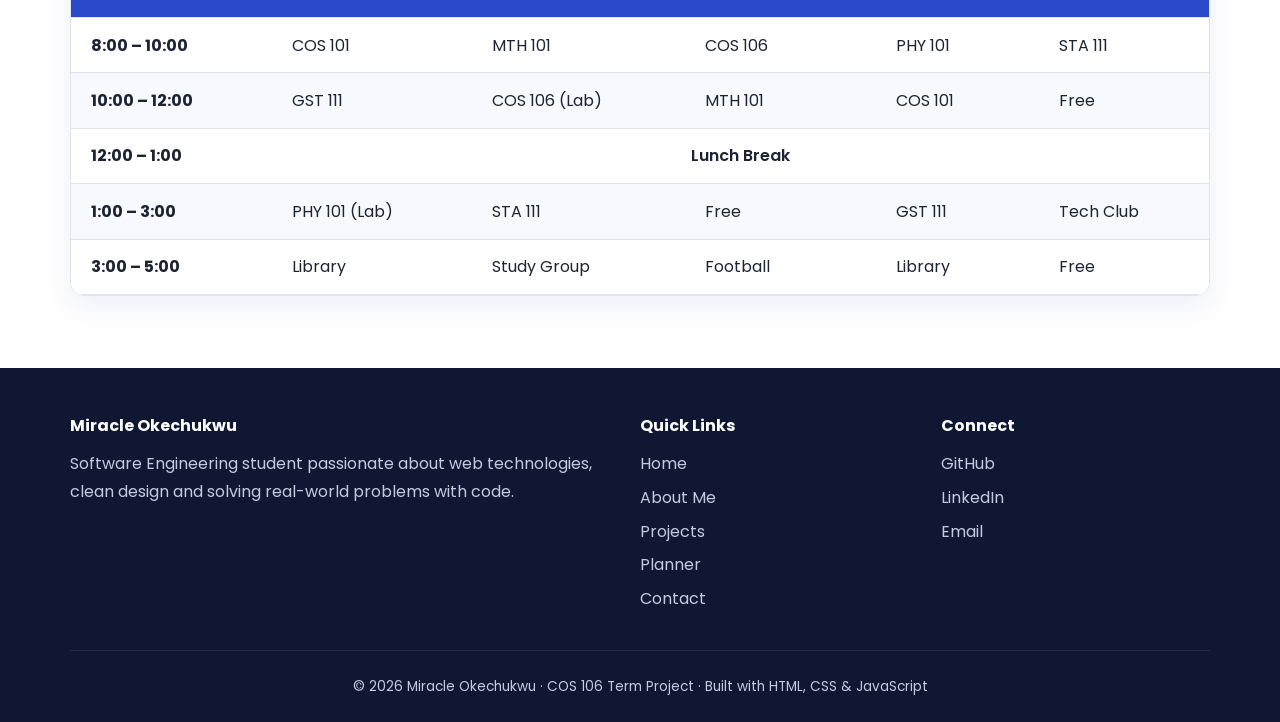
<file: planner.html>
<!DOCTYPE html>
<html lang="en">
<head>
  <meta charset="UTF-8">
  <meta name="viewport" content="width=device-width, initial-scale=1.0">
  <meta name="description" content="Interactive academic planner for managing tasks and assignments.">
  <title>Academic Planner | Miracle Okechukwu– Student Portfolio</title>
  <link rel="preconnect" href="https://fonts.googleapis.com">
  <link rel="stylesheet" href="https://fonts.googleapis.com/css2?family=Poppins:wght@400;500;600;700&display=swap">
  <link rel="stylesheet" href="css/style.css">
  <link rel="icon" href="images/profile.jpeg" type="image/jpeg">
</head>
<body>
  <a href="#main" class="skip-link">Skip to main content</a>

  <header class="site-header">
    <nav class="nav-bar container" aria-label="Main navigation">
      <a href="index.html" class="logo">
        <span class="logo-text">Miracle Okechukwu</span>
      </a>
      <ul class="nav-links" id="navLinks">
        <li><a href="index.html">Home</a></li>
        <li><a href="about.html">About Me</a></li>
        <li><a href="projects.html">Projects</a></li>
        <li><a href="planner.html">Planner</a></li>
        <li><a href="contact.html">Contact</a></li>
      </ul>
      <div class="nav-actions">
        <button class="icon-btn" id="themeToggle" type="button" aria-label="Switch to dark mode">🌙</button>
        <button class="menu-toggle" type="button" aria-label="Open menu" aria-controls="navLinks" aria-expanded="false">
          <span></span><span></span><span></span>
        </button>
      </div>
    </nav>
  </header>

  <main id="main">
    <section class="page-banner">
      <div class="container">
        <h1>Academic Planner</h1>
        <p>Stay on top of assignments, tests and study goals. Your tasks are saved in this browser.</p>
        <ol class="breadcrumb">
          <li><a href="index.html">Home</a></li>
          <li aria-current="page">Planner</li>
        </ol>
      </div>
    </section>

    <section class="section" aria-label="Task manager">
      <div class="container planner-layout">

        <!-- ===== Add task form + summary ===== -->
        <aside>
          <div class="card" style="margin-bottom:1.5rem">
            <h2 style="font-size:1.3rem;margin-bottom:1.25rem">➕ Add a New Task</h2>
            <form id="taskForm" novalidate>
              <div class="form-group">
                <label for="taskTitle">Task <span class="required">*</span></label>
                <input type="text" id="taskTitle" name="taskTitle" placeholder="e.g. Submit COS 106 assignment" maxlength="100" autocomplete="off">
                <span class="error-msg" id="taskError" aria-live="polite"></span>
              </div>

              <div class="form-group">
                <label for="taskCourse">Course</label>
                <select id="taskCourse" name="taskCourse">
                  <option value="General">General</option>
                  <option value="COS 101">COS 101</option>
                  <option value="COS 106" selected>COS 106</option>
                  <option value="MTH 101">MTH 101</option>
                  <option value="PHY 101">PHY 101</option>
                  <option value="GST 111">GST 111</option>
                  <option value="STA 111">STA 111</option>
                </select>
              </div>

              <div class="form-row">
                <div class="form-group">
                  <label for="taskDate">Due Date</label>
                  <input type="date" id="taskDate" name="taskDate">
                </div>
                <div class="form-group">
                  <label for="taskPriority">Priority</label>
                  <select id="taskPriority" name="taskPriority">
                    <option value="high">High</option>
                    <option value="medium" selected>Medium</option>
                    <option value="low">Low</option>
                  </select>
                </div>
              </div>

              <button type="submit" class="btn btn-primary" style="width:100%">Add Task</button>
            </form>
          </div>

          <div class="card">
            <h2 style="font-size:1.3rem;margin-bottom:1rem">📊 Progress</h2>
            <div class="planner-summary">
              <div class="summary-box"><strong id="totalCount">0</strong><span>Total</span></div>
              <div class="summary-box"><strong id="pendingCount">0</strong><span>Pending</span></div>
              <div class="summary-box"><strong id="doneCount">0</strong><span>Done</span></div>
            </div>
            <div class="progress" role="presentation"><div class="progress-fill" id="progressFill"></div></div>
            <p class="progress-label" id="progressLabel" aria-live="polite">0% of tasks completed</p>
          </div>
        </aside>

        <!-- ===== Task list ===== -->
        <div>
          <div class="task-toolbar">
            <div class="filter-bar" role="group" aria-label="Filter tasks">
              <button class="filter-btn active" type="button" data-filter="all" aria-pressed="true">All</button>
              <button class="filter-btn" type="button" data-filter="active" aria-pressed="false">Pending</button>
              <button class="filter-btn" type="button" data-filter="completed" aria-pressed="false">Completed</button>
            </div>
            <input type="search" id="taskSearch" class="task-search" placeholder="🔍 Search tasks..." aria-label="Search tasks">
          </div>

          <ul class="task-list" id="taskList" aria-live="polite"></ul>

          <div class="planner-footer">
            <button type="button" class="btn btn-outline btn-sm" id="clearCompleted">Clear Completed</button>
          </div>
        </div>
      </div>
    </section>

    <!-- ===== Weekly timetable (table) ===== -->
    <section class="section section-alt" aria-labelledby="timetable-title">
      <div class="container">
        <div class="section-title reveal">
          <span class="eyebrow">Schedule</span>
          <h2 id="timetable-title">Weekly Lecture Timetable</h2>
          <p>My regular class schedule for this semester.</p>
        </div>

        <div class="table-wrap reveal">
          <table>
            <caption>🗓️ First Semester Timetable</caption>
            <thead>
              <tr>
                <th scope="col">Time</th>
                <th scope="col">Monday</th>
                <th scope="col">Tuesday</th>
                <th scope="col">Wednesday</th>
                <th scope="col">Thursday</th>
                <th scope="col">Friday</th>
              </tr>
            </thead>
            <tbody>
              <tr><th scope="row">8:00 – 10:00</th><td>COS 101</td><td>MTH 101</td><td>COS 106</td><td>PHY 101</td><td>STA 111</td></tr>
              <tr><th scope="row">10:00 – 12:00</th><td>GST 111</td><td>COS 106 (Lab)</td><td>MTH 101</td><td>COS 101</td><td>Free</td></tr>
              <tr><th scope="row">12:00 – 1:00</th><td colspan="5" style="text-align:center;font-weight:600">Lunch Break</td></tr>
              <tr><th scope="row">1:00 – 3:00</th><td>PHY 101 (Lab)</td><td>STA 111</td><td>Free</td><td>GST 111</td><td>Tech Club</td></tr>
              <tr><th scope="row">3:00 – 5:00</th><td>Library</td><td>Study Group</td><td>Football</td><td>Library</td><td>Free</td></tr>
            </tbody>
          </table>
        </div>
      </div>
    </section>
  </main>

  <footer class="site-footer">
    <div class="container">
      <div class="footer-grid">
        <div>
          <h4>Miracle Okechukwu</h4>
          <p>Software Engineering student passionate about web technologies, clean design and solving real-world problems with code.</p>
        </div>
        <nav aria-label="Footer navigation">
          <h4>Quick Links</h4>
          <ul>
            <li><a href="index.html">Home</a></li>
            <li><a href="about.html">About Me</a></li>
            <li><a href="projects.html">Projects</a></li>
            <li><a href="planner.html">Planner</a></li>
            <li><a href="contact.html">Contact</a></li>
          </ul>
        </nav>
        <div>
          <h4>Connect</h4>
          <ul>
            <li><a href="https://github.com/OkechukwuMiracle" target="_blank" rel="noopener">GitHub</a></li>
            <li><a href="https://www.linkedin.com/in/miracle-okechukwu-49178a316" target="_blank" rel="noopener">LinkedIn</a></li>
            <li><a href="mailto:m.okechukwu@miva.edu.ng">Email</a></li>
          </ul>
        </div>
      </div>
      <p class="footer-bottom">&copy; <span id="year">2026</span> Miracle Okechukwu · COS 106 Term Project · Built with HTML, CSS &amp; JavaScript</p>
    </div>
  </footer>

  <button class="back-to-top" type="button" aria-label="Back to top">↑</button>

  <script src="js/main.js"></script>
  <script src="js/planner.js"></script>
</body>
</html>
</file>
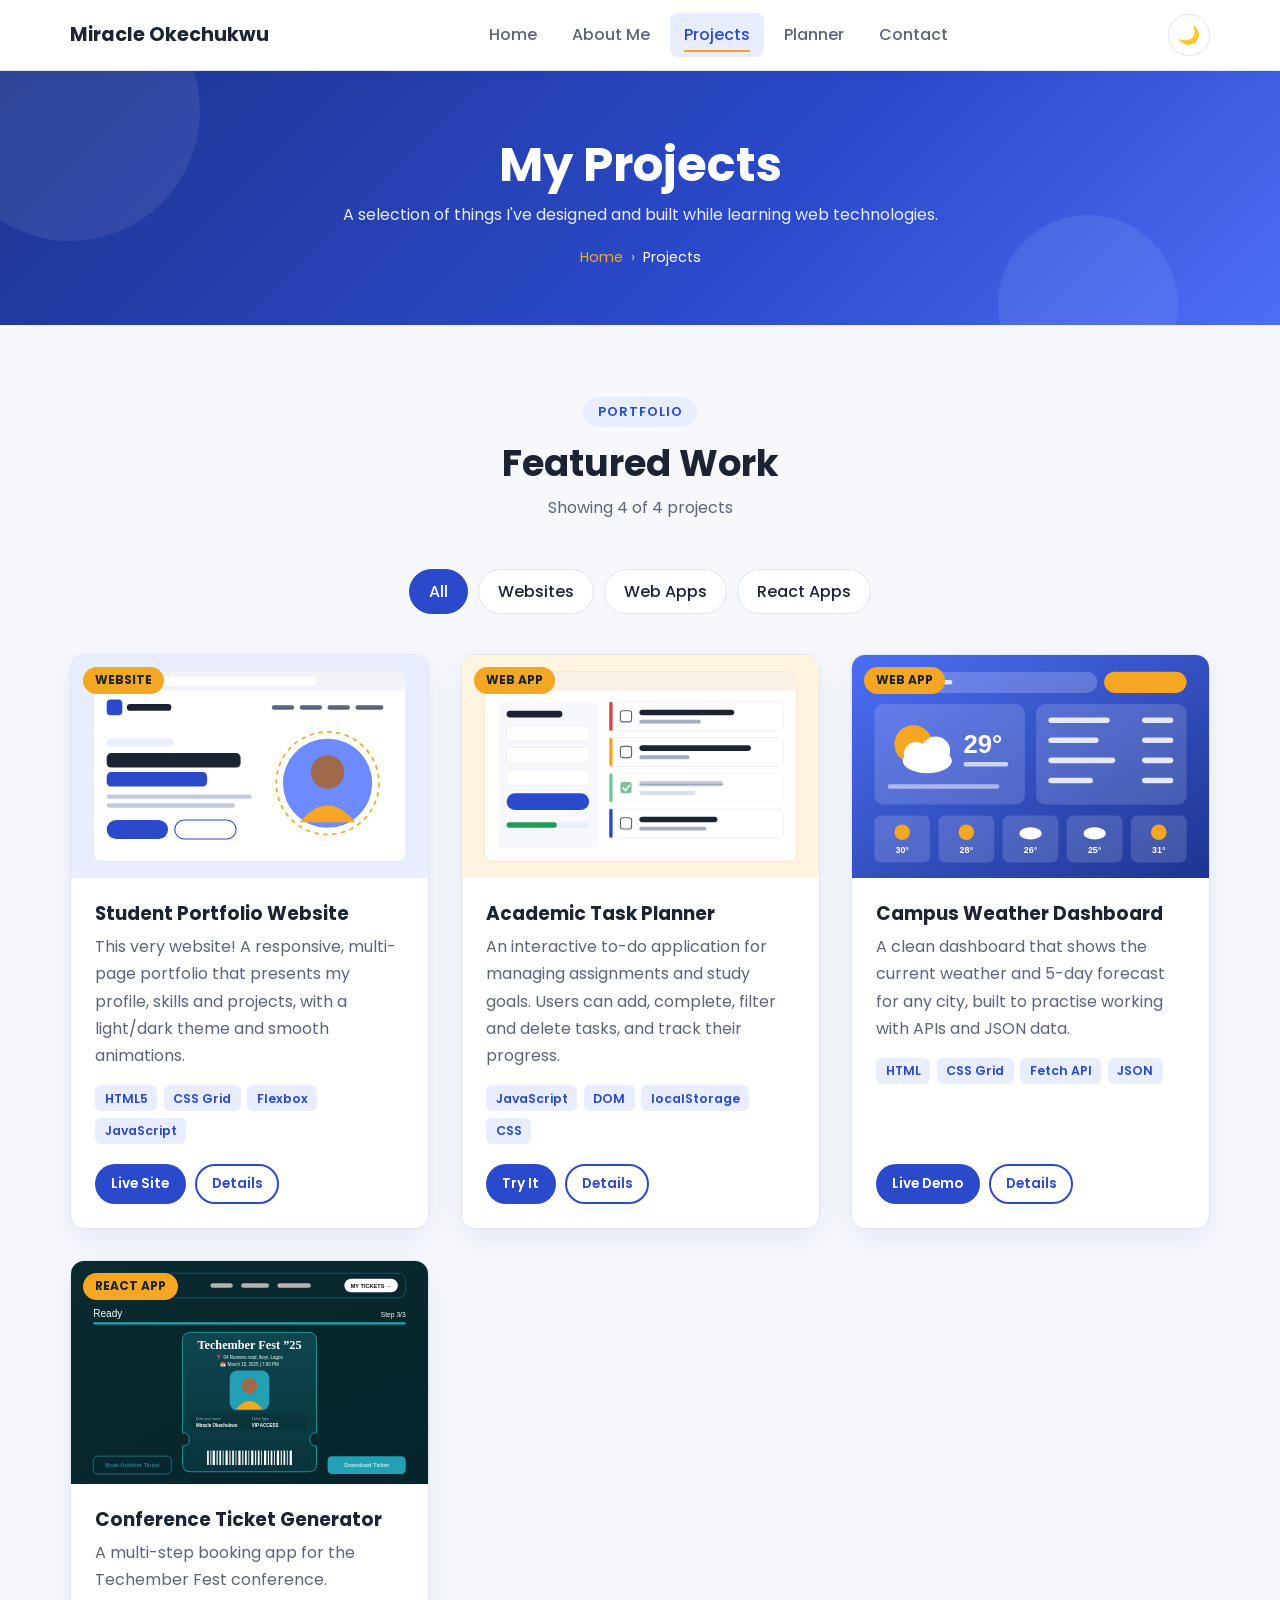
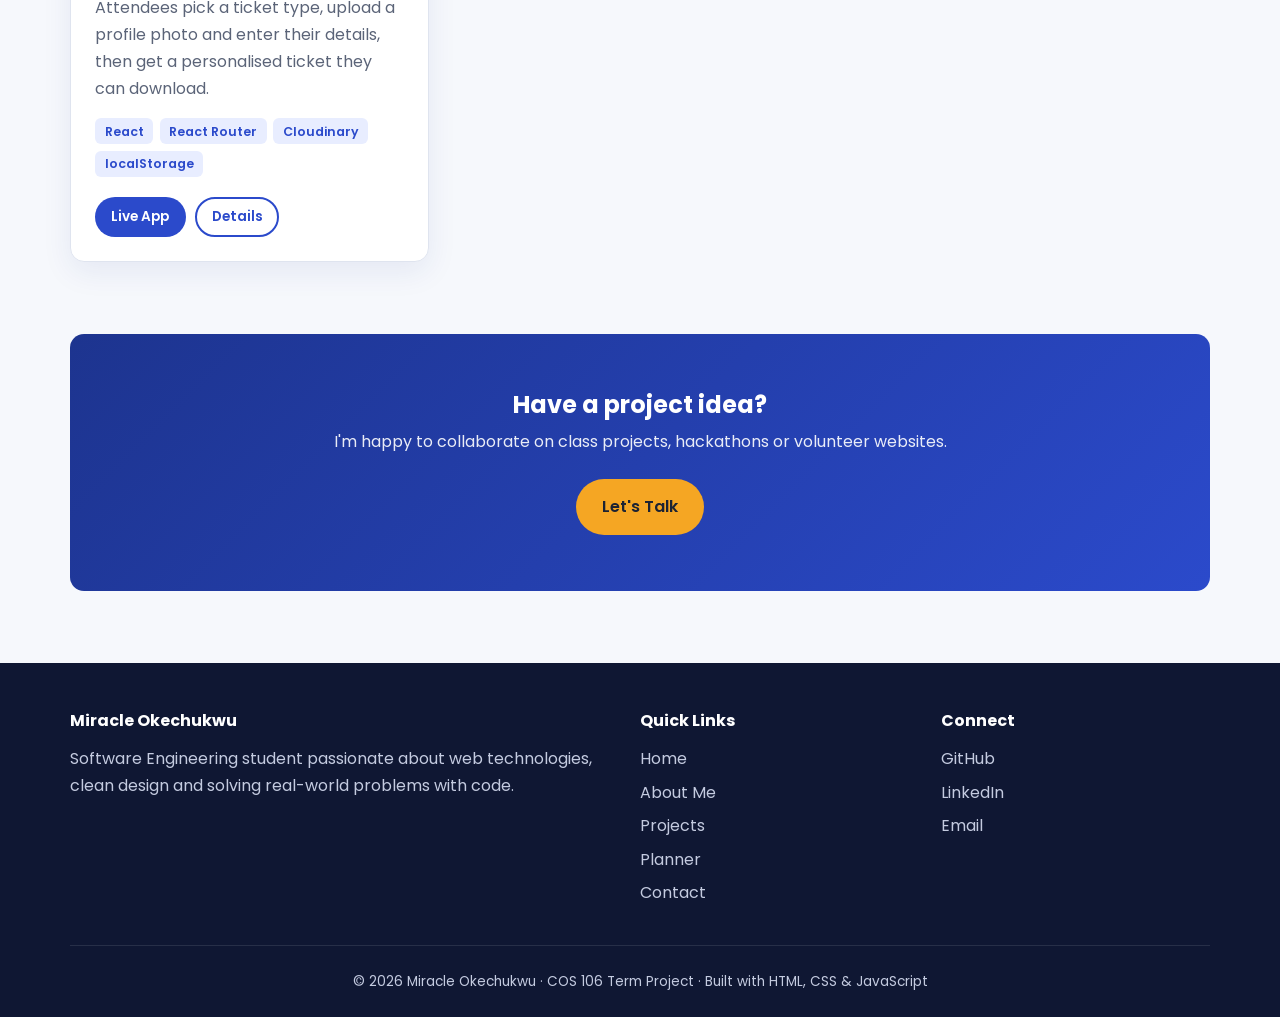
<file: projects.html>
<!DOCTYPE html>
<html lang="en">
<head>
  <meta charset="UTF-8">
  <meta name="viewport" content="width=device-width, initial-scale=1.0">
  <meta name="description" content="Sample web development projects by Miracle Okechukwu.">
  <title>Projects | Miracle Okechukwu – Student Portfolio</title>
  <link rel="preconnect" href="https://fonts.googleapis.com">
  <link rel="stylesheet" href="https://fonts.googleapis.com/css2?family=Poppins:wght@400;500;600;700&display=swap">
  <link rel="stylesheet" href="css/style.css">
  <link rel="icon" href="images/profile.jpeg" type="image/jpeg">
</head>
<body>
  <a href="#main" class="skip-link">Skip to main content</a>

  <header class="site-header">
    <nav class="nav-bar container" aria-label="Main navigation">
      <a href="index.html" class="logo">
        <span class="logo-text">Miracle Okechukwu</span>
      </a>
      <ul class="nav-links" id="navLinks">
        <li><a href="index.html">Home</a></li>
        <li><a href="about.html">About Me</a></li>
        <li><a href="projects.html">Projects</a></li>
        <li><a href="planner.html">Planner</a></li>
        <li><a href="contact.html">Contact</a></li>
      </ul>
      <div class="nav-actions">
        <button class="icon-btn" id="themeToggle" type="button" aria-label="Switch to dark mode">🌙</button>
        <button class="menu-toggle" type="button" aria-label="Open menu" aria-controls="navLinks" aria-expanded="false">
          <span></span><span></span><span></span>
        </button>
      </div>
    </nav>
  </header>

  <main id="main">
    <section class="page-banner">
      <div class="container">
        <h1>My Projects</h1>
        <p>A selection of things I've designed and built while learning web technologies.</p>
        <ol class="breadcrumb">
          <li><a href="index.html">Home</a></li>
          <li aria-current="page">Projects</li>
        </ol>
      </div>
    </section>

    <section class="section" aria-labelledby="projects-title">
      <div class="container">
        <div class="section-title">
          <span class="eyebrow">Portfolio</span>
          <h2 id="projects-title">Featured Work</h2>
          <p id="projectCount" aria-live="polite">Showing 4 of 4 projects</p>
        </div>

        <div class="filter-bar" role="group" aria-label="Filter projects by category">
          <button class="filter-btn active" type="button" data-category="all" aria-pressed="true">All</button>
          <button class="filter-btn" type="button" data-category="web" aria-pressed="false">Websites</button>
          <button class="filter-btn" type="button" data-category="app" aria-pressed="false">Web Apps</button>
          <button class="filter-btn" type="button" data-category="react" aria-pressed="false">React Apps</button>
        </div>

        <div class="project-grid">
          <!-- Project 1 -->
          <article class="project-card" data-category="web">
            <figure class="project-thumb">
              <img src="images/project-portfolio.svg" alt="Screenshot of the student portfolio website homepage" width="640" height="400" loading="lazy">
              <span class="project-category">Website</span>
            </figure>
            <div class="project-body">
              <h3>Student Portfolio Website</h3>
              <p>
                This very website! A responsive, multi-page portfolio that presents my profile,
                skills and projects, with a light/dark theme and smooth animations.
              </p>
              <ul class="tech-list" aria-label="Technologies used">
                <li>HTML5</li><li>CSS Grid</li><li>Flexbox</li><li>JavaScript</li>
              </ul>
              <div class="project-links">
                <a href="index.html" class="btn btn-primary btn-sm">Live Site</a>
                <button type="button" class="btn btn-outline btn-sm" data-details="portfolio">Details</button>
              </div>
            </div>
          </article>

          <!-- Project 2 -->
          <article class="project-card" data-category="app">
            <figure class="project-thumb">
              <img src="images/project-planner.svg" alt="Screenshot of the academic task planner showing a task list" width="640" height="400" loading="lazy">
              <span class="project-category">Web App</span>
            </figure>
            <div class="project-body">
              <h3>Academic Task Planner</h3>
              <p>
                An interactive to-do application for managing assignments and study goals.
                Users can add, complete, filter and delete tasks, and track their progress.
              </p>
              <ul class="tech-list" aria-label="Technologies used">
                <li>JavaScript</li><li>DOM</li><li>localStorage</li><li>CSS</li>
              </ul>
              <div class="project-links">
                <a href="planner.html" class="btn btn-primary btn-sm">Try It</a>
                <button type="button" class="btn btn-outline btn-sm" data-details="planner">Details</button>
              </div>
            </div>
          </article>

          <!-- Project 3 -->
          <article class="project-card" data-category="app">
            <figure class="project-thumb">
              <img src="images/project-weather.svg" alt="Screenshot of the campus weather dashboard with forecast cards" width="640" height="400" loading="lazy">
              <span class="project-category">Web App</span>
            </figure>
            <div class="project-body">
              <h3>Campus Weather Dashboard</h3>
              <p>
                A clean dashboard that shows the current weather and 5-day forecast for any city,
                built to practise working with APIs and JSON data.
              </p>
              <ul class="tech-list" aria-label="Technologies used">
                <li>HTML</li><li>CSS Grid</li><li>Fetch API</li><li>JSON</li>
              </ul>
              <div class="project-links">
                <a href="https://weather-app-eight-beta-22.vercel.app/" class="btn btn-primary btn-sm" target="_blank" rel="noopener">Live Demo</a>
                <button type="button" class="btn btn-outline btn-sm" data-details="weather">Details</button>
              </div>
            </div>
          </article>

          <!-- Project 4 -->
          <article class="project-card" data-category="react">
            <figure class="project-thumb">
              <img src="images/project-ticket.svg" alt="Screenshot of the conference ticket generator showing a booked event ticket" width="640" height="400" loading="lazy">
              <span class="project-category">React App</span>
            </figure>
            <div class="project-body">
              <h3>Conference Ticket Generator</h3>
              <p>
                A multi-step booking app for the Techember Fest conference. Attendees pick a
                ticket type, upload a profile photo and enter their details, then get a
                personalised ticket they can download.
              </p>
              <ul class="tech-list" aria-label="Technologies used">
                <li>React</li><li>React Router</li><li>Cloudinary</li><li>localStorage</li>
              </ul>
              <div class="project-links">
                <a href="https://ticket-generator-lyart.vercel.app/attendeeDetails" class="btn btn-primary btn-sm" target="_blank" rel="noopener">Live App</a>
                <button type="button" class="btn btn-outline btn-sm" data-details="ticket">Details</button>
              </div>
            </div>
          </article>
        </div>
      </div>
    </section>

    <section class="section" style="padding-top:0">
      <div class="container">
        <div class="cta">
          <h2>Have a project idea?</h2>
          <p>I'm happy to collaborate on class projects, hackathons or volunteer websites.</p>
          <a href="contact.html" class="btn btn-accent">Let's Talk</a>
        </div>
      </div>
    </section>
  </main>

  <!-- Project details modal -->
  <div class="modal" id="projectModal" aria-hidden="true">
    <div class="modal-content" role="dialog" aria-modal="true" aria-labelledby="modalTitle">
      <button class="icon-btn modal-close" id="modalClose" type="button" aria-label="Close details">✕</button>
      <div id="modalBody"></div>
    </div>
  </div>

  <footer class="site-footer">
    <div class="container">
      <div class="footer-grid">
        <div>
          <h4>Miracle Okechukwu</h4>
          <p>Software Engineering student passionate about web technologies, clean design and solving real-world problems with code.</p>
        </div>
        <nav aria-label="Footer navigation">
          <h4>Quick Links</h4>
          <ul>
            <li><a href="index.html">Home</a></li>
            <li><a href="about.html">About Me</a></li>
            <li><a href="projects.html">Projects</a></li>
            <li><a href="planner.html">Planner</a></li>
            <li><a href="contact.html">Contact</a></li>
          </ul>
        </nav>
        <div>
          <h4>Connect</h4>
          <ul>
            <li><a href="https://github.com/OkechukwuMiracle" target="_blank" rel="noopener">GitHub</a></li>
            <li><a href="https://www.linkedin.com/in/miracle-okechukwu-49178a316" target="_blank" rel="noopener">LinkedIn</a></li>
            <li><a href="mailto:m.okechukwu@miva.edu.ng">Email</a></li>
          </ul>
        </div>
      </div>
      <p class="footer-bottom">&copy; <span id="year">2026</span> Miracle Okechukwu · COS 106 Term Project · Built with HTML, CSS &amp; JavaScript</p>
    </div>
  </footer>

  <button class="back-to-top" type="button" aria-label="Back to top">↑</button>

  <script src="js/main.js"></script>
  <script src="js/projects.js"></script>
</body>
</html>
</file>
<file: css/style.css>
/* =========================================================
   COS 106 – Student Portfolio & Academic Management Website
   External stylesheet shared by every page
   ========================================================= */

/* ---------- 1. Design tokens (consistent colour scheme) ---------- */
:root {
  --primary: #2b4acb;
  --primary-dark: #1d348f;
  --primary-light: #e8edff;
  --accent: #f5a623;
  --accent-dark: #d48806;
  --success: #1f9d55;
  --danger: #d64545;
  --text: #1c2333;
  --text-muted: #5b6478;
  --bg: #f6f8fc;
  --surface: #ffffff;
  --border: #dfe4ef;
  --shadow: 0 10px 30px rgba(29, 52, 143, 0.08);
  --shadow-hover: 0 18px 40px rgba(29, 52, 143, 0.16);
  --radius: 14px;
  --radius-sm: 8px;
  --max-width: 1140px;
  --transition: 0.3s ease;
  --font-body: "Poppins", "Segoe UI", Roboto, Helvetica, Arial, sans-serif;
}

/* Dark theme (toggled with JavaScript) */
body.dark {
  --primary: #6d8bff;
  --primary-dark: #8fa6ff;
  --primary-light: #1f2a4d;
  --text: #e7eaf3;
  --text-muted: #a3abc2;
  --bg: #0f1424;
  --surface: #182038;
  --border: #2a3456;
  --shadow: 0 10px 30px rgba(0, 0, 0, 0.35);
  --shadow-hover: 0 18px 40px rgba(0, 0, 0, 0.5);
}

/* Keep white-text panels deep blue in dark mode for readable contrast */
body.dark .page-banner,
body.dark .cta,
body.dark .stat {
  background: linear-gradient(135deg, #1d348f, #2b4acb);
}

body.dark thead th {
  background: #2b4acb;
}

body.dark .btn-primary {
  background: #2b4acb;
}

/* ---------- 2. Reset & base ---------- */
*,
*::before,
*::after {
  box-sizing: border-box;
  margin: 0;
  padding: 0;
}

html {
  scroll-behavior: smooth;
}

body {
  font-family: var(--font-body);
  background: var(--bg);
  color: var(--text);
  line-height: 1.7;
  transition: background var(--transition), color var(--transition);
}

img,
video {
  max-width: 100%;
  display: block;
}

a {
  color: var(--primary);
  text-decoration: none;
  transition: color var(--transition);
}

a:hover {
  color: var(--accent-dark);
}

h1,
h2,
h3,
h4 {
  line-height: 1.25;
  color: var(--text);
}

ul,
ol {
  padding-left: 1.2rem;
}

.container {
  width: min(92%, var(--max-width));
  margin-inline: auto;
}

.skip-link {
  position: absolute;
  left: -999px;
  top: 0;
  background: var(--accent);
  color: #000;
  padding: 0.5rem 1rem;
  z-index: 1000;
}

.skip-link:focus {
  left: 1rem;
}

.visually-hidden {
  position: absolute;
  width: 1px;
  height: 1px;
  overflow: hidden;
  clip: rect(0 0 0 0);
  white-space: nowrap;
}

:focus-visible {
  outline: 3px solid var(--accent);
  outline-offset: 2px;
}

/* ---------- 3. Header & navigation ---------- */
.site-header {
  position: sticky;
  top: 0;
  z-index: 100;
  background: var(--surface);
  border-bottom: 1px solid var(--border);
  box-shadow: 0 2px 12px rgba(0, 0, 0, 0.04);
  transition: background var(--transition);
}

.nav-bar {
  display: flex;
  align-items: center;
  justify-content: space-between;
  min-height: 70px;
  gap: 1rem;
}

.logo {
  display: flex;
  align-items: center;
  gap: 0.6rem;
  font-weight: 700;
  font-size: 1.2rem;
  color: var(--text);
}

.logo-badge {
  display: grid;
  place-items: center;
  width: 40px;
  height: 40px;
  border-radius: 10px;
  background: linear-gradient(135deg, var(--primary), var(--accent));
  color: #fff;
  font-size: 1rem;
  letter-spacing: 1px;
}

.nav-links {
  display: flex;
  list-style: none;
  gap: 0.35rem;
  padding: 0;
}

.nav-links a {
  position: relative;
  display: block;
  padding: 0.5rem 0.9rem;
  border-radius: var(--radius-sm);
  color: var(--text-muted);
  font-weight: 500;
}

/* animated underline */
.nav-links a::after {
  content: "";
  position: absolute;
  left: 0.9rem;
  right: 0.9rem;
  bottom: 0.3rem;
  height: 2px;
  background: var(--accent);
  transform: scaleX(0);
  transform-origin: left;
  transition: transform var(--transition);
}

.nav-links a:hover,
.nav-links a.active {
  color: var(--primary);
  background: var(--primary-light);
}

.nav-links a:hover::after,
.nav-links a.active::after {
  transform: scaleX(1);
}

.nav-actions {
  display: flex;
  align-items: center;
  gap: 0.5rem;
}

.icon-btn {
  display: grid;
  place-items: center;
  width: 42px;
  height: 42px;
  border: 1px solid var(--border);
  border-radius: 50%;
  background: var(--surface);
  color: var(--text);
  font-size: 1.1rem;
  cursor: pointer;
  transition: transform var(--transition), background var(--transition);
}

.icon-btn:hover {
  transform: rotate(20deg);
  background: var(--primary-light);
}

/* Hamburger (mobile only) */
.menu-toggle {
  display: none;
  flex-direction: column;
  justify-content: center;
  gap: 5px;
  width: 42px;
  height: 42px;
  padding: 10px;
  border: 1px solid var(--border);
  border-radius: var(--radius-sm);
  background: var(--surface);
  cursor: pointer;
}

.menu-toggle span {
  display: block;
  height: 2px;
  background: var(--text);
  border-radius: 2px;
  transition: transform var(--transition), opacity var(--transition);
}

.menu-toggle.open span:nth-child(1) {
  transform: translateY(7px) rotate(45deg);
}

.menu-toggle.open span:nth-child(2) {
  opacity: 0;
}

.menu-toggle.open span:nth-child(3) {
  transform: translateY(-7px) rotate(-45deg);
}

/* ---------- 4. Buttons ---------- */
.btn {
  display: inline-flex;
  align-items: center;
  justify-content: center;
  gap: 0.5rem;
  padding: 0.75rem 1.5rem;
  border: 2px solid transparent;
  border-radius: 50px;
  font: inherit;
  font-weight: 600;
  cursor: pointer;
  transition: transform var(--transition), box-shadow var(--transition),
    background var(--transition), color var(--transition);
}

.btn:hover {
  transform: translateY(-3px);
  box-shadow: var(--shadow-hover);
}

.btn-primary {
  background: var(--primary);
  color: #fff;
}

.btn-primary:hover {
  background: var(--primary-dark);
  color: #fff;
}

.btn-outline {
  border-color: var(--primary);
  color: var(--primary);
  background: transparent;
}

.btn-outline:hover {
  background: var(--primary);
  color: #fff;
}

.btn-accent {
  background: var(--accent);
  color: #1c2333;
}

.btn-accent:hover {
  background: var(--accent-dark);
  color: #1c2333;
}

.btn-sm {
  padding: 0.4rem 0.9rem;
  font-size: 0.85rem;
}

/* ---------- 5. Page sections ---------- */
main {
  min-height: 70vh;
}

.section {
  padding: 4.5rem 0;
}

.section-alt {
  background: var(--surface);
}

.section-title {
  text-align: center;
  margin-bottom: 3rem;
}

.section-title h2 {
  font-size: clamp(1.7rem, 3vw, 2.3rem);
  margin-bottom: 0.5rem;
}

.section-title p {
  color: var(--text-muted);
  max-width: 620px;
  margin-inline: auto;
}

.eyebrow {
  display: inline-block;
  padding: 0.25rem 0.9rem;
  margin-bottom: 0.8rem;
  border-radius: 50px;
  background: var(--primary-light);
  color: var(--primary);
  font-size: 0.8rem;
  font-weight: 600;
  letter-spacing: 1px;
  text-transform: uppercase;
}

/* Inner page banner */
.page-banner {
  padding: 4rem 0 3.5rem;
  text-align: center;
  color: #fff;
  background: linear-gradient(135deg, var(--primary-dark), var(--primary) 60%, #4c6ef5);
  position: relative;
  overflow: hidden;
}

.page-banner::before,
.page-banner::after {
  content: "";
  position: absolute;
  border-radius: 50%;
  background: rgba(255, 255, 255, 0.08);
  animation: float 8s ease-in-out infinite;
}

.page-banner::before {
  width: 260px;
  height: 260px;
  top: -90px;
  left: -60px;
}

.page-banner::after {
  width: 180px;
  height: 180px;
  bottom: -70px;
  right: 8%;
  animation-delay: -4s;
}

.page-banner h1 {
  color: #fff;
  font-size: clamp(2rem, 5vw, 3rem);
  margin-bottom: 0.4rem;
}

.page-banner p {
  opacity: 0.9;
  max-width: 600px;
  margin-inline: auto;
}

.breadcrumb {
  list-style: none;
  display: flex;
  justify-content: center;
  gap: 0.5rem;
  padding: 0;
  margin-top: 1rem;
  font-size: 0.9rem;
}

.breadcrumb li + li::before {
  content: "›";
  margin-right: 0.5rem;
  opacity: 0.7;
}

.breadcrumb a {
  color: var(--accent);
}

/* ---------- 6. Cards ---------- */
.card {
  background: var(--surface);
  border: 1px solid var(--border);
  border-radius: var(--radius);
  padding: 1.75rem;
  box-shadow: var(--shadow);
  transition: transform var(--transition), box-shadow var(--transition);
}

.card:hover {
  transform: translateY(-6px);
  box-shadow: var(--shadow-hover);
}

.card-icon {
  display: grid;
  place-items: center;
  width: 54px;
  height: 54px;
  margin-bottom: 1rem;
  border-radius: 12px;
  background: var(--primary-light);
  font-size: 1.6rem;
}

.card h3 {
  margin-bottom: 0.5rem;
}

.card p {
  color: var(--text-muted);
}

/* Generic responsive grids */
.grid {
  display: grid;
  gap: 1.75rem;
}

/* let grid children shrink so wide tables scroll inside .table-wrap */
.grid > * {
  min-width: 0;
}

.grid-2 {
  grid-template-columns: repeat(2, 1fr);
}

.grid-3 {
  grid-template-columns: repeat(3, 1fr);
}

.grid-4 {
  grid-template-columns: repeat(4, 1fr);
}

/* ---------- 7. HOME – hero ---------- */
.hero {
  padding: 5rem 0;
  background:
    radial-gradient(circle at 85% 20%, rgba(245, 166, 35, 0.15), transparent 40%),
    radial-gradient(circle at 10% 80%, rgba(43, 74, 203, 0.12), transparent 45%);
}

.hero-inner {
  display: flex;
  align-items: center;
  justify-content: space-between;
  gap: 3rem;
}

.hero-text {
  flex: 1 1 55%;
  animation: slideUp 0.9s ease both;
}

.hero-text h1 {
  font-size: clamp(2.2rem, 5vw, 3.6rem);
  margin-bottom: 0.6rem;
}

.hero-text h1 .highlight {
  color: var(--primary);
}

.typed-line {
  font-size: clamp(1.1rem, 2.3vw, 1.4rem);
  font-weight: 600;
  color: var(--text-muted);
  margin-bottom: 1.25rem;
  min-height: 2.2rem;
}

.typed-text {
  color: var(--accent-dark);
  border-right: 3px solid var(--accent);
  padding-right: 4px;
  animation: blink 0.8s step-end infinite;
}

.hero-text .lead {
  font-size: 1.05rem;
  color: var(--text-muted);
  margin-bottom: 2rem;
  max-width: 560px;
}

.hero-buttons {
  display: flex;
  flex-wrap: wrap;
  gap: 1rem;
}

.hero-photo {
  flex: 1 1 40%;
  display: flex;
  justify-content: center;
  animation: fadeIn 1.2s ease both 0.2s;
}

.photo-frame {
  position: relative;
  width: min(360px, 80vw);
  aspect-ratio: 1;
}

.photo-frame::before {
  content: "";
  position: absolute;
  inset: -14px;
  border-radius: 50%;
  border: 3px dashed var(--accent);
  animation: spin 22s linear infinite;
}

.photo-frame img {
  width: 100%;
  height: 100%;
  object-fit: cover;
  border-radius: 50%;
  border: 8px solid var(--surface);
  box-shadow: var(--shadow-hover);
}

.photo-badge {
  position: absolute;
  bottom: 8%;
  left: -6%;
  display: flex;
  align-items: center;
  gap: 0.5rem;
  padding: 0.6rem 1rem;
  background: var(--surface);
  border-radius: 50px;
  box-shadow: var(--shadow-hover);
  font-weight: 600;
  font-size: 0.9rem;
  animation: float 5s ease-in-out infinite;
}

.status-dot {
  width: 10px;
  height: 10px;
  border-radius: 50%;
  background: var(--success);
  box-shadow: 0 0 0 4px rgba(31, 157, 85, 0.2);
}

/* HOME – bio */
.bio {
  display: grid;
  grid-template-columns: 1.4fr 1fr;
  gap: 2.5rem;
  align-items: start;
}

.bio p + p {
  margin-top: 1rem;
}

.bio-text p {
  color: var(--text-muted);
}

.quick-facts {
  list-style: none;
  padding: 0;
}

.quick-facts li {
  display: flex;
  justify-content: space-between;
  gap: 1rem;
  padding: 0.75rem 0;
  border-bottom: 1px dashed var(--border);
}

.quick-facts li span:first-child {
  color: var(--text-muted);
}

.quick-facts li span:last-child {
  font-weight: 600;
  text-align: right;
}

/* HOME – stats */
.stats {
  display: grid;
  grid-template-columns: repeat(4, 1fr);
  gap: 1.5rem;
  text-align: center;
}

.stat {
  padding: 1.75rem 1rem;
  background: linear-gradient(135deg, var(--primary), var(--primary-dark));
  color: #fff;
  border-radius: var(--radius);
  box-shadow: var(--shadow);
}

.stat strong {
  display: block;
  font-size: 2.4rem;
  line-height: 1.1;
  color: var(--accent);
}

/* Media (audio / video) */
.media-box {
  display: flex;
  align-items: center;
  gap: 1.5rem;
  flex-wrap: wrap;
}

.media-box audio {
  flex: 1 1 280px;
  width: 100%;
}

.media-box .card-icon {
  margin: 0;
}

.video-wrapper {
  border-radius: var(--radius);
  overflow: hidden;
  box-shadow: var(--shadow);
  background: #000;
}

.video-wrapper video {
  width: 100%;
}

figure figcaption {
  margin-top: 0.75rem;
  font-size: 0.9rem;
  color: var(--text-muted);
  text-align: center;
}

/* CTA strip */
.cta {
  text-align: center;
  padding: 3.5rem 2rem;
  border-radius: var(--radius);
  color: #fff;
  background: linear-gradient(135deg, var(--primary-dark), var(--primary));
}

.cta h2 {
  color: #fff;
  margin-bottom: 0.5rem;
}

.cta p {
  opacity: 0.9;
  margin-bottom: 1.5rem;
}

/* ---------- 8. ABOUT page ---------- */
.timeline {
  list-style: none;
  padding: 0;
  position: relative;
  border-left: 3px solid var(--primary-light);
  margin-left: 0.5rem;
}

.timeline li {
  position: relative;
  padding: 0 0 2rem 2rem;
}

.timeline li::before {
  content: "";
  position: absolute;
  left: -10px;
  top: 4px;
  width: 17px;
  height: 17px;
  border-radius: 50%;
  background: var(--surface);
  border: 4px solid var(--primary);
}

.timeline time {
  display: inline-block;
  font-size: 0.8rem;
  font-weight: 600;
  color: var(--accent-dark);
  margin-bottom: 0.2rem;
}

.timeline h3 {
  font-size: 1.1rem;
}

.timeline p {
  color: var(--text-muted);
}

/* Tables */
.table-wrap {
  overflow-x: auto;
  border-radius: var(--radius);
  border: 1px solid var(--border);
  box-shadow: var(--shadow);
}

table {
  width: 100%;
  border-collapse: collapse;
  background: var(--surface);
  min-width: 520px;
}

caption {
  caption-side: top;
  text-align: left;
  font-weight: 600;
  padding: 1rem 1.25rem;
  background: var(--surface);
  color: var(--text);
}

th,
td {
  padding: 0.85rem 1.25rem;
  text-align: left;
  border-bottom: 1px solid var(--border);
}

thead th {
  background: var(--primary);
  color: #fff;
  font-weight: 600;
  font-size: 0.9rem;
  letter-spacing: 0.3px;
}

tbody tr {
  transition: background var(--transition);
}

tbody tr:nth-child(even) {
  background: rgba(43, 74, 203, 0.03);
}

tbody tr:hover {
  background: var(--primary-light);
}

tfoot td {
  font-weight: 700;
  background: var(--primary-light);
}

.grade {
  display: inline-block;
  min-width: 34px;
  padding: 0.1rem 0.5rem;
  border-radius: 6px;
  text-align: center;
  font-weight: 700;
  background: rgba(31, 157, 85, 0.12);
  color: var(--success);
}

/* Skill bars */
.skill {
  margin-bottom: 1.3rem;
}

.skill-head {
  display: flex;
  justify-content: space-between;
  font-weight: 600;
  margin-bottom: 0.35rem;
}

.skill-bar {
  height: 10px;
  border-radius: 10px;
  background: var(--primary-light);
  overflow: hidden;
}

.skill-fill {
  height: 100%;
  width: 0;
  border-radius: 10px;
  background: linear-gradient(90deg, var(--primary), var(--accent));
  transition: width 1.5s cubic-bezier(0.22, 1, 0.36, 1);
}

.tag-list {
  list-style: none;
  display: flex;
  flex-wrap: wrap;
  gap: 0.6rem;
  padding: 0;
}

.tag-list li {
  padding: 0.35rem 0.9rem;
  border-radius: 50px;
  border: 1px solid var(--border);
  background: var(--surface);
  font-size: 0.9rem;
  transition: background var(--transition), color var(--transition), transform var(--transition);
}

.tag-list li:hover {
  background: var(--primary);
  color: #fff;
  transform: translateY(-2px);
}

.check-list {
  list-style: none;
  padding: 0;
}

.check-list li {
  position: relative;
  padding-left: 1.8rem;
  margin-bottom: 0.6rem;
  color: var(--text-muted);
}

.check-list li::before {
  content: "✔";
  position: absolute;
  left: 0;
  color: var(--success);
  font-weight: 700;
}

.hobby {
  text-align: center;
}

.hobby .card-icon {
  margin-inline: auto;
}

/* ---------- 9. PROJECTS page ---------- */
.filter-bar {
  display: flex;
  flex-wrap: wrap;
  justify-content: center;
  gap: 0.6rem;
  margin-bottom: 2.5rem;
}

.filter-btn {
  padding: 0.5rem 1.2rem;
  border: 1px solid var(--border);
  border-radius: 50px;
  background: var(--surface);
  color: var(--text);
  font: inherit;
  font-weight: 500;
  cursor: pointer;
  transition: all var(--transition);
}

.filter-btn:hover,
.filter-btn.active {
  background: var(--primary);
  border-color: var(--primary);
  color: #fff;
}

.project-grid {
  display: grid;
  grid-template-columns: repeat(auto-fill, minmax(300px, 1fr));
  gap: 2rem;
}

.project-card {
  display: flex;
  flex-direction: column;
  overflow: hidden;
  background: var(--surface);
  border: 1px solid var(--border);
  border-radius: var(--radius);
  box-shadow: var(--shadow);
  transition: transform var(--transition), box-shadow var(--transition), opacity 0.4s ease;
}

.project-card:hover {
  transform: translateY(-8px);
  box-shadow: var(--shadow-hover);
}

.project-card.hide {
  display: none;
}

.project-card.fade-in {
  animation: popIn 0.45s ease both;
}

.project-thumb {
  position: relative;
  overflow: hidden;
  aspect-ratio: 16 / 10;
}

.project-thumb img {
  width: 100%;
  height: 100%;
  object-fit: cover;
  transition: transform 0.6s ease;
}

.project-card:hover .project-thumb img {
  transform: scale(1.08);
}

.project-category {
  position: absolute;
  top: 12px;
  left: 12px;
  padding: 0.2rem 0.75rem;
  border-radius: 50px;
  background: var(--accent);
  color: #1c2333;
  font-size: 0.75rem;
  font-weight: 700;
  text-transform: uppercase;
}

.project-body {
  display: flex;
  flex-direction: column;
  flex: 1;
  padding: 1.5rem;
}

.project-body h3 {
  margin-bottom: 0.5rem;
}

.project-body > p {
  color: var(--text-muted);
  margin-bottom: 1rem;
}

.tech-list {
  list-style: none;
  display: flex;
  flex-wrap: wrap;
  gap: 0.4rem;
  padding: 0;
  margin-bottom: 1.25rem;
}

.tech-list li {
  padding: 0.15rem 0.6rem;
  border-radius: 6px;
  background: var(--primary-light);
  color: var(--primary);
  font-size: 0.78rem;
  font-weight: 600;
}

.project-links {
  display: flex;
  gap: 0.6rem;
  margin-top: auto;
}

/* Modal (project details) */
.modal {
  position: fixed;
  inset: 0;
  z-index: 500;
  display: grid;
  place-items: center;
  padding: 1rem;
  background: rgba(10, 15, 35, 0.65);
  opacity: 0;
  visibility: hidden;
  transition: opacity var(--transition), visibility var(--transition);
}

.modal.open {
  opacity: 1;
  visibility: visible;
}

.modal-content {
  position: relative;
  width: min(600px, 100%);
  max-height: 90vh;
  overflow-y: auto;
  padding: 2rem;
  background: var(--surface);
  border-radius: var(--radius);
  transform: translateY(30px) scale(0.96);
  transition: transform var(--transition);
}

.modal.open .modal-content {
  transform: none;
}

.modal-close {
  position: absolute;
  top: 1rem;
  right: 1rem;
}

.modal-content h3 {
  margin-bottom: 0.75rem;
  padding-right: 3rem;
}

.modal-content ul {
  margin: 0.75rem 0 1.25rem;
  color: var(--text-muted);
}

/* ---------- 10. PLANNER page ---------- */
.planner-layout {
  display: grid;
  grid-template-columns: 360px 1fr;
  gap: 2rem;
  align-items: start;
}

.planner-summary {
  display: grid;
  grid-template-columns: repeat(3, 1fr);
  gap: 1rem;
  margin-bottom: 1.25rem;
}

.summary-box {
  padding: 1rem;
  text-align: center;
  border-radius: var(--radius-sm);
  background: var(--primary-light);
}

.summary-box strong {
  display: block;
  font-size: 1.7rem;
  color: var(--primary);
  line-height: 1.2;
}

.summary-box span {
  font-size: 0.8rem;
  color: var(--text-muted);
}

.progress {
  height: 12px;
  border-radius: 12px;
  background: var(--primary-light);
  overflow: hidden;
  margin-bottom: 0.4rem;
}

.progress-fill {
  height: 100%;
  width: 0;
  background: linear-gradient(90deg, var(--success), #4fd18b);
  transition: width 0.6s ease;
}

.progress-label {
  font-size: 0.85rem;
  color: var(--text-muted);
}

.task-toolbar {
  display: flex;
  flex-wrap: wrap;
  justify-content: space-between;
  align-items: center;
  gap: 1rem;
  margin-bottom: 1.25rem;
}

.task-toolbar .filter-bar {
  margin: 0;
  justify-content: flex-start;
}

.task-search {
  flex: 1 1 200px;
  max-width: 260px;
}

.task-list {
  list-style: none;
  padding: 0;
  display: flex;
  flex-direction: column;
  gap: 0.85rem;
}

.task-item {
  display: flex;
  align-items: center;
  gap: 1rem;
  padding: 1rem 1.25rem;
  background: var(--surface);
  border: 1px solid var(--border);
  border-left: 5px solid var(--primary);
  border-radius: var(--radius-sm);
  box-shadow: var(--shadow);
  animation: slideIn 0.35s ease both;
  transition: opacity var(--transition), transform var(--transition), background var(--transition);
}

.task-item.priority-high {
  border-left-color: var(--danger);
}

.task-item.priority-medium {
  border-left-color: var(--accent);
}

.task-item.priority-low {
  border-left-color: var(--success);
}

.task-item.completed {
  opacity: 0.65;
}

.task-item.completed .task-title {
  text-decoration: line-through;
  color: var(--text-muted);
}

.task-item.removing {
  opacity: 0;
  transform: translateX(60px);
}

.task-check {
  width: 22px;
  height: 22px;
  flex-shrink: 0;
  accent-color: var(--success);
  cursor: pointer;
}

.task-info {
  flex: 1;
  min-width: 0;
}

.task-title {
  font-weight: 600;
  word-break: break-word;
}

.task-meta {
  display: flex;
  flex-wrap: wrap;
  gap: 0.4rem 1rem;
  font-size: 0.8rem;
  color: var(--text-muted);
}

.task-meta .overdue {
  color: var(--danger);
  font-weight: 600;
}

.badge {
  display: inline-block;
  padding: 0.05rem 0.55rem;
  border-radius: 50px;
  font-size: 0.72rem;
  font-weight: 700;
  text-transform: uppercase;
}

.badge-high {
  background: rgba(214, 69, 69, 0.12);
  color: var(--danger);
}

.badge-medium {
  background: rgba(245, 166, 35, 0.18);
  color: var(--accent-dark);
}

.badge-low {
  background: rgba(31, 157, 85, 0.12);
  color: var(--success);
}

.task-actions {
  display: flex;
  gap: 0.4rem;
}

.delete-btn {
  width: 36px;
  height: 36px;
  border: none;
  border-radius: 50%;
  background: rgba(214, 69, 69, 0.1);
  color: var(--danger);
  font-size: 1rem;
  cursor: pointer;
  transition: background var(--transition), transform var(--transition);
}

.delete-btn:hover {
  background: var(--danger);
  color: #fff;
  transform: scale(1.1);
}

.empty-state {
  padding: 2.5rem 1rem;
  text-align: center;
  color: var(--text-muted);
  border: 2px dashed var(--border);
  border-radius: var(--radius);
}

.empty-state span {
  display: block;
  font-size: 2.5rem;
}

.planner-footer {
  display: flex;
  justify-content: flex-end;
  margin-top: 1rem;
}

/* ---------- 11. Forms (planner + contact) ---------- */
.form-group {
  margin-bottom: 1.15rem;
}

.form-row {
  display: grid;
  grid-template-columns: 1fr 1fr;
  gap: 1rem;
}

label {
  display: block;
  font-weight: 600;
  font-size: 0.9rem;
  margin-bottom: 0.35rem;
}

.required {
  color: var(--danger);
}

input,
select,
textarea {
  width: 100%;
  padding: 0.75rem 1rem;
  border: 1.5px solid var(--border);
  border-radius: var(--radius-sm);
  background: var(--bg);
  color: var(--text);
  font: inherit;
  transition: border-color var(--transition), box-shadow var(--transition);
}

input:focus,
select:focus,
textarea:focus {
  outline: none;
  border-color: var(--primary);
  box-shadow: 0 0 0 4px rgba(43, 74, 203, 0.15);
}

textarea {
  resize: vertical;
  min-height: 140px;
}

.form-group.error input,
.form-group.error textarea {
  border-color: var(--danger);
  box-shadow: 0 0 0 4px rgba(214, 69, 69, 0.12);
  animation: shake 0.35s ease;
}

.form-group.success input,
.form-group.success textarea {
  border-color: var(--success);
}

.error-msg {
  display: block;
  min-height: 1.2rem;
  margin-top: 0.3rem;
  font-size: 0.82rem;
  color: var(--danger);
}

.char-count {
  float: right;
  font-size: 0.8rem;
  color: var(--text-muted);
  font-weight: 400;
}

.form-alert {
  display: none;
  padding: 1rem 1.25rem;
  margin-bottom: 1.25rem;
  border-radius: var(--radius-sm);
  font-weight: 500;
  animation: slideUp 0.4s ease both;
}

.form-alert.show {
  display: block;
}

.form-alert.success {
  background: rgba(31, 157, 85, 0.12);
  color: var(--success);
  border: 1px solid rgba(31, 157, 85, 0.35);
}

.form-alert.error {
  background: rgba(214, 69, 69, 0.1);
  color: var(--danger);
  border: 1px solid rgba(214, 69, 69, 0.35);
}

/* ---------- 12. CONTACT page ---------- */
.contact-layout {
  display: grid;
  grid-template-columns: 1fr 1.6fr;
  gap: 2rem;
  align-items: start;
}

.contact-info {
  list-style: none;
  padding: 0;
}

.contact-info li {
  display: flex;
  align-items: center;
  gap: 1rem;
  padding: 0.9rem 0;
  border-bottom: 1px solid var(--border);
}

.contact-info .card-icon {
  margin: 0;
  width: 46px;
  height: 46px;
  font-size: 1.2rem;
  flex-shrink: 0;
}

.contact-info small {
  display: block;
  color: var(--text-muted);
}

.social-links {
  list-style: none;
  display: flex;
  gap: 0.6rem;
  padding: 0;
  margin-top: 1.5rem;
}

.social-links a {
  display: grid;
  place-items: center;
  width: 42px;
  height: 42px;
  border-radius: 50%;
  background: var(--primary-light);
  color: var(--primary);
  font-weight: 700;
  font-size: 0.85rem;
  transition: transform var(--transition), background var(--transition), color var(--transition);
}

.social-links a:hover {
  background: var(--primary);
  color: #fff;
  transform: translateY(-4px);
}

.faq details {
  padding: 1rem 1.25rem;
  margin-bottom: 0.75rem;
  background: var(--surface);
  border: 1px solid var(--border);
  border-radius: var(--radius-sm);
}

.faq summary {
  font-weight: 600;
  cursor: pointer;
}

.faq details p {
  margin-top: 0.6rem;
  color: var(--text-muted);
}

/* ---------- 13. Footer ---------- */
.site-footer {
  padding: 3rem 0 1.5rem;
  background: #0f1733;
  color: #c4cbe0;
}

.footer-grid {
  display: grid;
  grid-template-columns: 2fr 1fr 1fr;
  gap: 2rem;
  margin-bottom: 2rem;
}

.site-footer h4 {
  color: #fff;
  margin-bottom: 0.9rem;
}

.site-footer ul {
  list-style: none;
  padding: 0;
}

.site-footer li {
  margin-bottom: 0.4rem;
}

.site-footer a {
  color: #c4cbe0;
}

.site-footer a:hover {
  color: var(--accent);
}

.footer-bottom {
  padding-top: 1.5rem;
  border-top: 1px solid rgba(255, 255, 255, 0.1);
  text-align: center;
  font-size: 0.85rem;
}

/* Back-to-top button */
.back-to-top {
  position: fixed;
  right: 1.5rem;
  bottom: 1.5rem;
  z-index: 90;
  width: 48px;
  height: 48px;
  border: none;
  border-radius: 50%;
  background: var(--accent);
  color: #1c2333;
  font-size: 1.3rem;
  font-weight: 700;
  cursor: pointer;
  box-shadow: var(--shadow-hover);
  opacity: 0;
  visibility: hidden;
  transform: translateY(20px);
  transition: all var(--transition);
}

.back-to-top.show {
  opacity: 1;
  visibility: visible;
  transform: none;
}

/* Toast notifications */
.toast {
  position: fixed;
  left: 50%;
  bottom: 2rem;
  z-index: 600;
  padding: 0.8rem 1.4rem;
  border-radius: 50px;
  background: #1c2333;
  color: #fff;
  font-weight: 500;
  box-shadow: var(--shadow-hover);
  transform: translate(-50%, 150%);
  transition: transform 0.4s ease;
}

.toast.show {
  transform: translate(-50%, 0);
}

/* ---------- 14. Scroll reveal ---------- */
.reveal {
  opacity: 0;
  transform: translateY(40px);
  transition: opacity 0.8s ease, transform 0.8s ease;
}

.reveal.visible {
  opacity: 1;
  transform: none;
}

/* ---------- 15. Keyframe animations ---------- */
@keyframes fadeIn {
  from { opacity: 0; }
  to { opacity: 1; }
}

@keyframes slideUp {
  from { opacity: 0; transform: translateY(30px); }
  to { opacity: 1; transform: none; }
}

@keyframes slideIn {
  from { opacity: 0; transform: translateX(-30px); }
  to { opacity: 1; transform: none; }
}

@keyframes popIn {
  from { opacity: 0; transform: scale(0.9); }
  to { opacity: 1; transform: scale(1); }
}

@keyframes float {
  0%, 100% { transform: translateY(0); }
  50% { transform: translateY(-14px); }
}

@keyframes spin {
  to { transform: rotate(360deg); }
}

@keyframes blink {
  50% { border-color: transparent; }
}

@keyframes shake {
  0%, 100% { transform: translateX(0); }
  25% { transform: translateX(-6px); }
  75% { transform: translateX(6px); }
}

@media (prefers-reduced-motion: reduce) {
  *,
  *::before,
  *::after {
    animation-duration: 0.01ms !important;
    animation-iteration-count: 1 !important;
    transition-duration: 0.01ms !important;
  }
  .reveal {
    opacity: 1;
    transform: none;
  }
}

/* ---------- 16. Responsive design ---------- */
@media (max-width: 1024px) {
  .grid-4,
  .stats {
    grid-template-columns: repeat(2, 1fr);
  }
  .planner-layout {
    grid-template-columns: 1fr;
  }
}

@media (max-width: 860px) {
  /* mobile navigation */
  .menu-toggle {
    display: flex;
  }

  .nav-links {
    position: absolute;
    top: 100%;
    left: 0;
    right: 0;
    flex-direction: column;
    gap: 0;
    padding: 0.5rem 4%;
    background: var(--surface);
    border-bottom: 1px solid var(--border);
    box-shadow: var(--shadow);
    max-height: 0;
    overflow: hidden;
    opacity: 0;
    transition: max-height 0.4s ease, opacity 0.3s ease, padding 0.3s ease;
  }

  .nav-links.open {
    max-height: 400px;
    opacity: 1;
    padding: 0.75rem 4%;
  }

  .nav-links a {
    padding: 0.8rem 1rem;
  }

  .nav-links a::after {
    display: none;
  }

  .hero-inner {
    flex-direction: column-reverse;
    text-align: center;
  }

  .hero-text .lead {
    margin-inline: auto;
  }

  .hero-buttons {
    justify-content: center;
  }

  .bio,
  .contact-layout,
  .grid-2,
  .grid-3 {
    grid-template-columns: 1fr;
  }

  .footer-grid {
    grid-template-columns: 1fr 1fr;
  }

  .footer-grid > :first-child {
    grid-column: 1 / -1;
  }
}

@media (max-width: 560px) {
  .section {
    padding: 3rem 0;
  }

  .grid-4,
  .stats,
  .form-row,
  .footer-grid {
    grid-template-columns: 1fr;
  }

  .planner-summary {
    grid-template-columns: repeat(3, 1fr);
    gap: 0.5rem;
  }

  .task-item {
    align-items: flex-start;
    padding: 0.9rem;
  }

  .task-toolbar {
    flex-direction: column;
    align-items: stretch;
  }

  .task-search {
    flex: none;
    max-width: none;
  }

  .photo-badge {
    left: 0;
  }

  .logo-text {
    display: none;
  }

  .card {
    padding: 1.35rem;
  }
}
</file>
